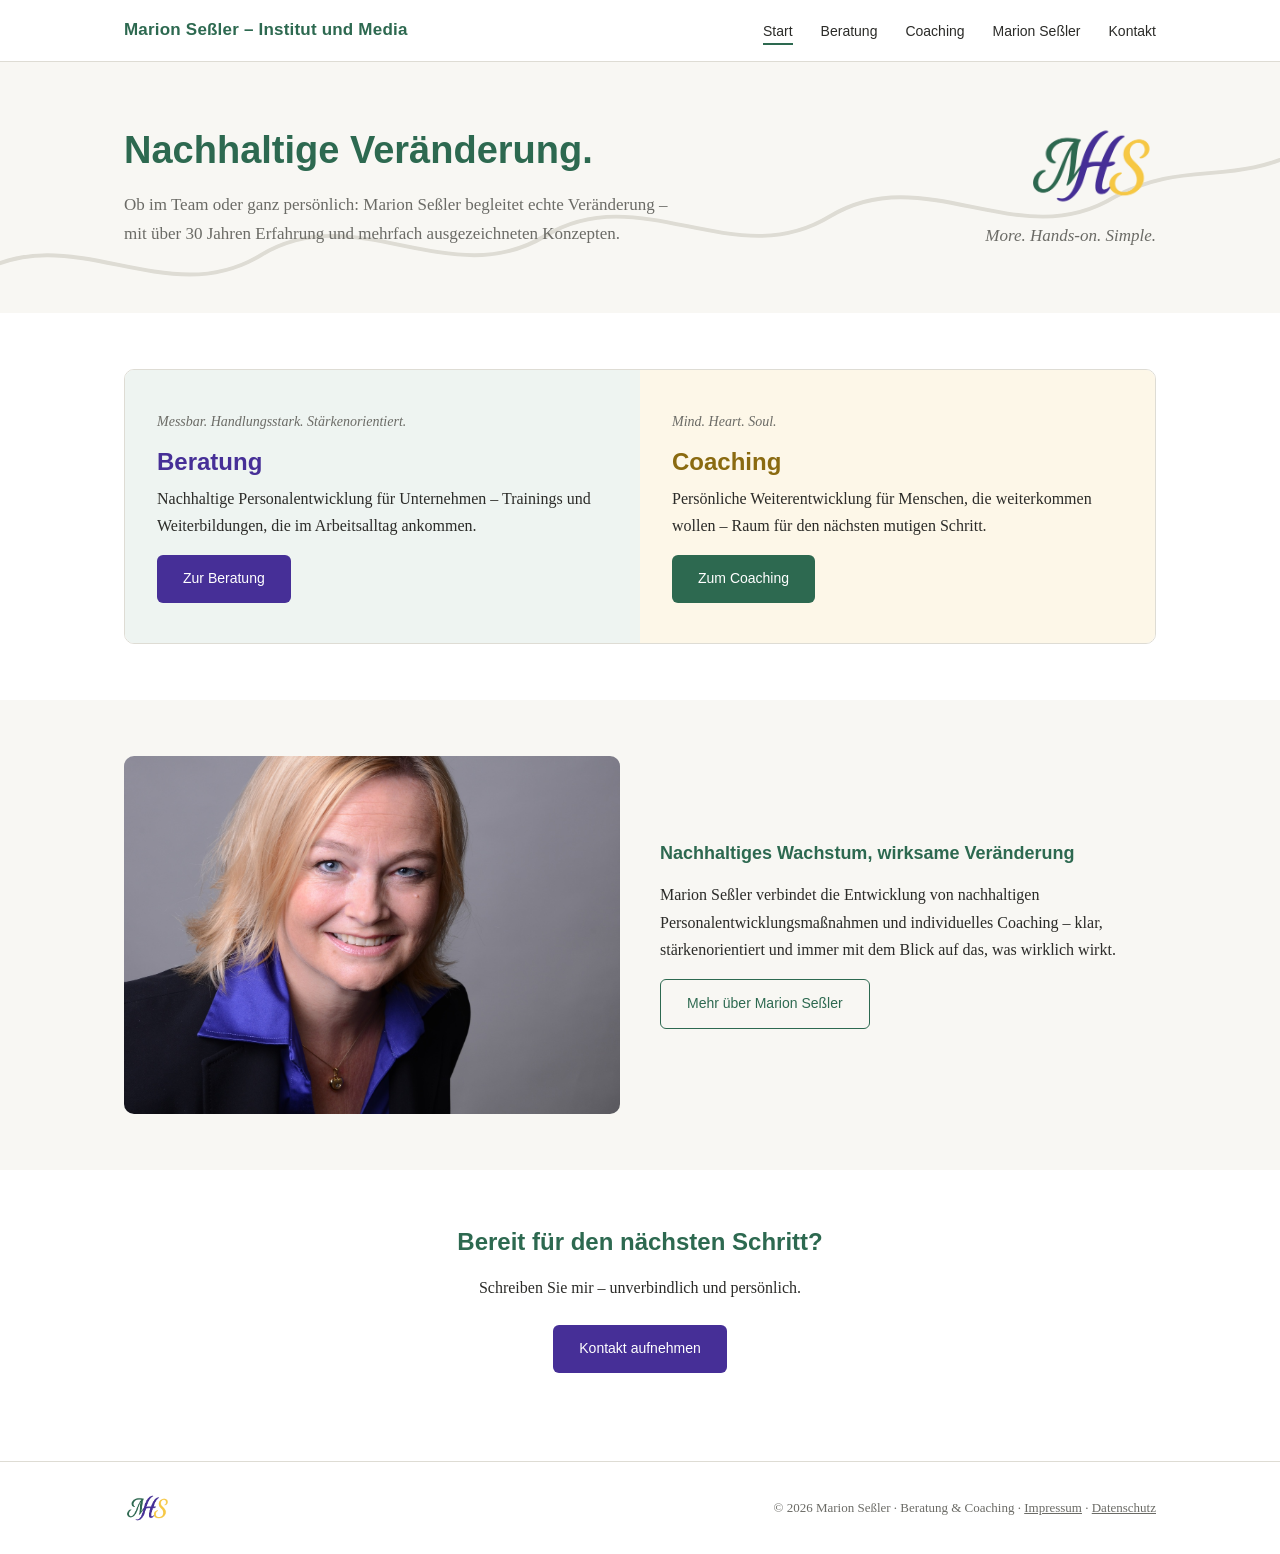
<file: index.html>
<!DOCTYPE html>
<html lang="de">
<head>
<meta charset="UTF-8">
<meta name="viewport" content="width=device-width, initial-scale=1.0">
<title>MHS – Marion Seßler | Beratung &amp; Coaching</title>
<link rel="icon" href="favicon.ico">
<link rel="apple-touch-icon" href="mhs-icon-180.png">
<link rel="stylesheet" href="style.css">
</head>
<body>

<header>
  <div class="header-inner">
    <a href="index.html" class="logo">Marion Seßler &ndash; Institut und Media</a>
    <button class="nav-toggle" aria-label="Menü öffnen" onclick="document.querySelector('nav ul').classList.toggle('open')"><span></span></button>
    <nav>
      <ul>
        <li><a href="index.html" class="active">Start</a></li>
        <li><a href="beratung.html">Beratung</a></li>
        <li><a href="coaching.html">Coaching</a></li>
        <li><a href="marion-sessler.html">Marion Seßler</a></li>
        <li><a href="kontakt.html">Kontakt</a></li>
      </ul>
    </nav>
  </div>
</header>

<section class="hero">
  <svg class="hero-wave" viewBox="0 0 1080 260" preserveAspectRatio="none">
    <path d="M -20 220 C 60 160, 140 260, 220 200 C 300 140, 380 240, 460 180 C 540 120, 620 220, 700 160 C 780 100, 860 200, 940 140 C 1000 100, 1040 130, 1100 90"
      fill="none" stroke="#DEDCD4" stroke-width="4"/>
  </svg>
  <div class="wrap hero-content" style="display:flex; justify-content:space-between; align-items:flex-start; gap:2rem; flex-wrap:wrap;">
    <div style="flex:1; min-width:280px;">
      <h1>Nachhaltige Veränderung.</h1>
      <p class="lead">Ob im Team oder ganz persönlich: Marion Seßler begleitet echte Veränderung – mit über 30 Jahren Erfahrung und mehrfach ausgezeichneten Konzepten.</p>
    </div>
    <div style="flex-shrink:0; text-align:right;">
      <img src="mhs-logo-freigestellt.png" alt="MHS Logo" style="height:80px;">
      <div class="subheadline" style="margin-top:0.5rem; font-size:17px;">More. Hands-on. Simple.</div>
    </div>
  </div>
</section>

<section>
  <div class="wrap">
    <div class="split">
      <div class="split-tile beratung">
        <span class="subheadline">Messbar. Handlungsstark. Stärkenorientiert.</span>
        <h2 style="color:var(--indigo);">Beratung</h2>
        <p>Nachhaltige Personalentwicklung für Unternehmen – Trainings und Weiterbildungen, die im Arbeitsalltag ankommen.</p>
        <a href="beratung.html" class="btn btn-indigo">Zur Beratung</a>
      </div>
      <div class="split-tile coaching">
        <span class="subheadline">Mind. Heart. Soul.</span>
        <h2 style="color:var(--gelb-dark);">Coaching</h2>
        <p>Persönliche Weiterentwicklung für Menschen, die weiterkommen wollen – Raum für den nächsten mutigen Schritt.</p>
        <a href="coaching.html" class="btn btn-gruen">Zum Coaching</a>
      </div>
    </div>
  </div>
</section>

<section class="alt">
  <div class="wrap grid-2">
    <div style="border-radius:var(--radius); overflow:hidden;">
      <img src="foto5-homepage.jpg" alt="Marion Seßler" style="width:100%; height:100%; object-fit:cover; display:block;">
    </div>
    <div>
      <h3>Nachhaltiges Wachstum, wirksame Veränderung</h3>
      <p>Marion Seßler verbindet die Entwicklung von nachhaltigen Personalentwicklungsmaßnahmen und individuelles Coaching – klar, stärkenorientiert und immer mit dem Blick auf das, was wirklich wirkt.</p>
      <a href="marion-sessler.html" class="btn btn-outline">Mehr über Marion Seßler</a>
    </div>
  </div>
</section>

<section>
  <div class="wrap" style="text-align:center;">
    <h2>Bereit für den nächsten Schritt?</h2>
    <p class="lead" style="margin:0 auto 1.5rem auto;">Schreiben Sie mir – unverbindlich und persönlich.</p>
    <a href="kontakt.html" class="btn btn-indigo">Kontakt aufnehmen</a>
  </div>
</section>

<footer>
  <div class="wrap footer-inner">
    <img src="mhs-logo-freigestellt.png" alt="MHS Logo" style="height:28px;">
    <span>© 2026 Marion Seßler · Beratung &amp; Coaching · <a href="impressum.html">Impressum</a> · <a href="datenschutz.html">Datenschutz</a></span>
  </div>
</footer>

</body>
</html>
</file>
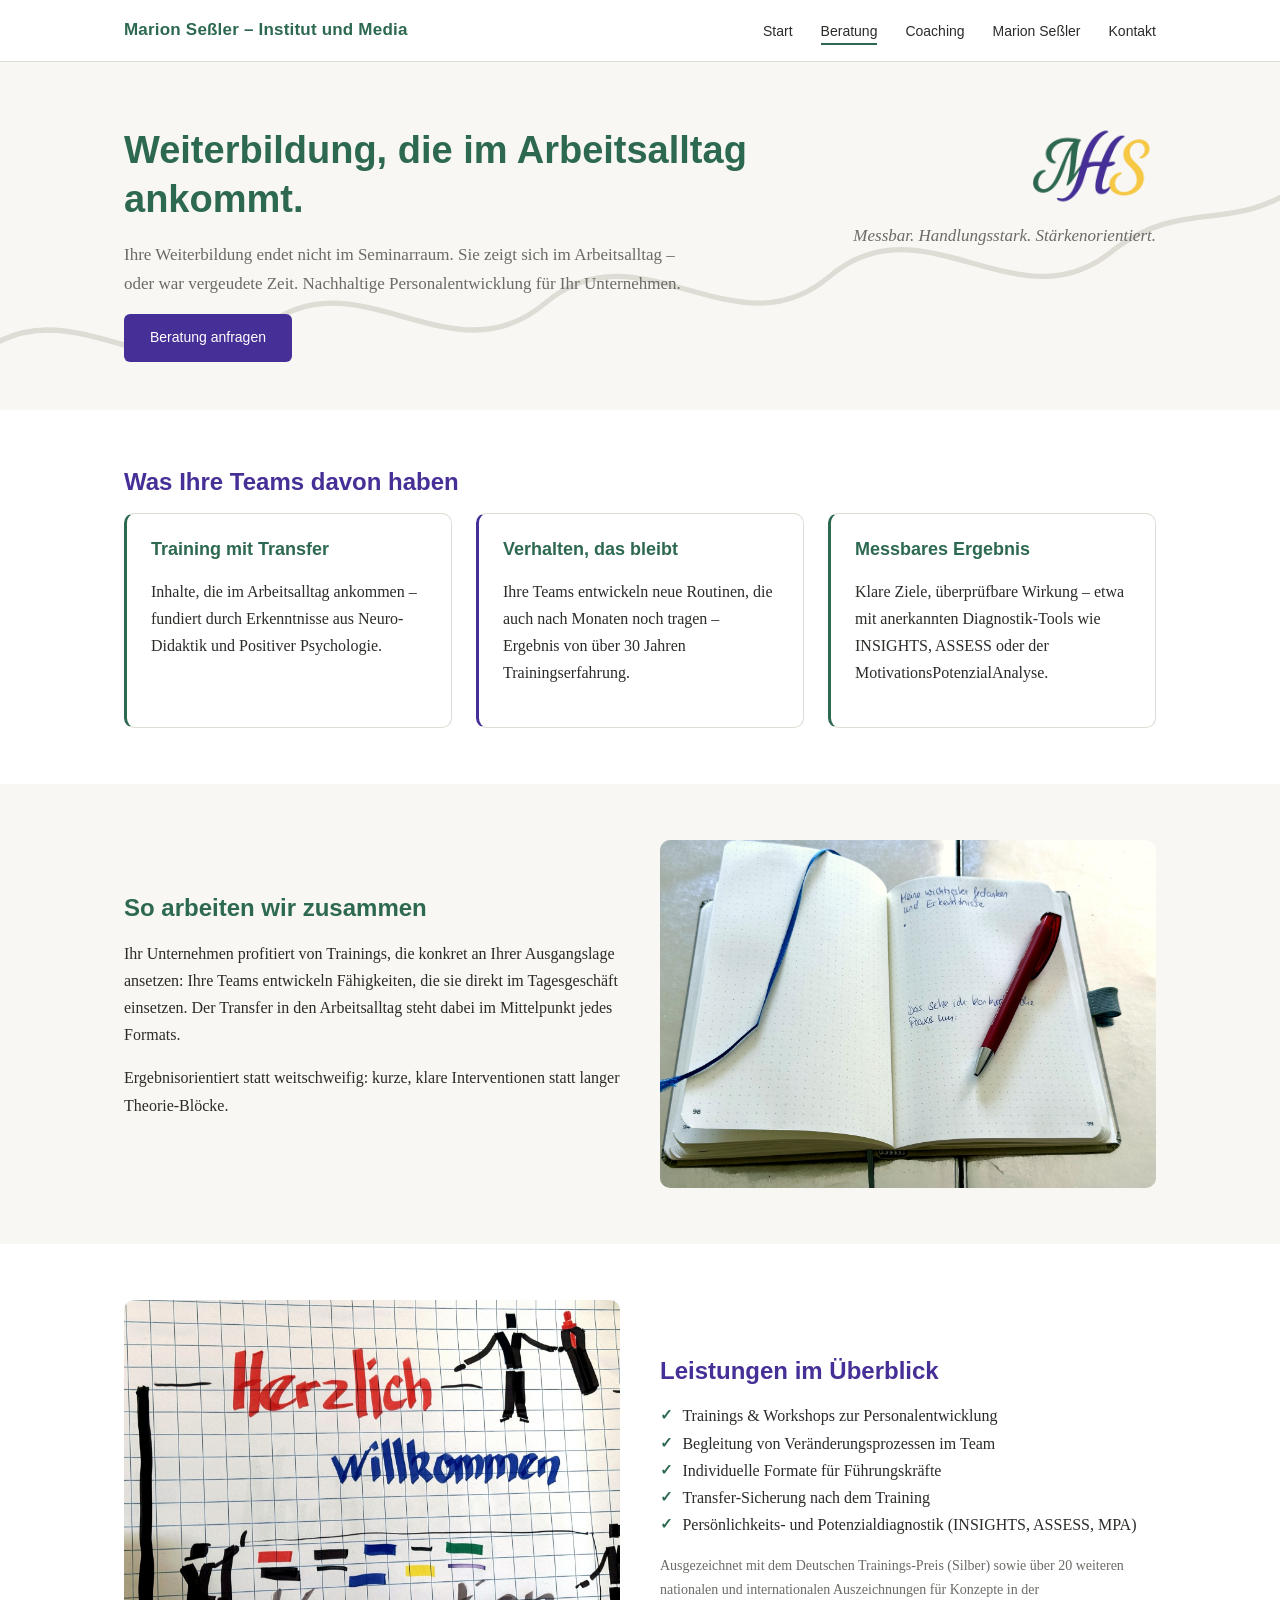
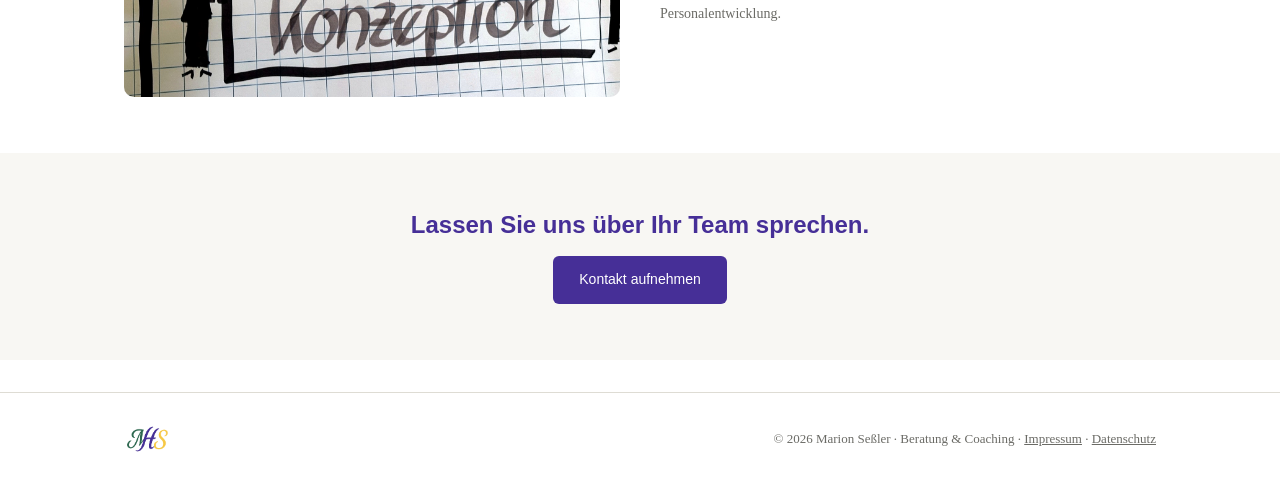
<file: beratung.html>
<!DOCTYPE html>
<html lang="de">
<head>
<meta charset="UTF-8">
<meta name="viewport" content="width=device-width, initial-scale=1.0">
<title>Beratung – MHS | Marion Seßler</title>
<link rel="icon" href="favicon.ico">
<link rel="apple-touch-icon" href="mhs-icon-180.png">
<link rel="stylesheet" href="style.css">
</head>
<body>

<header>
  <div class="header-inner">
    <a href="index.html" class="logo">Marion Seßler &ndash; Institut und Media</a>
    <button class="nav-toggle" aria-label="Menü öffnen" onclick="document.querySelector('nav ul').classList.toggle('open')"><span></span></button>
    <nav>
      <ul>
        <li><a href="index.html">Start</a></li>
        <li><a href="beratung.html" class="active">Beratung</a></li>
        <li><a href="coaching.html">Coaching</a></li>
        <li><a href="marion-sessler.html">Marion Seßler</a></li>
        <li><a href="kontakt.html">Kontakt</a></li>
      </ul>
    </nav>
  </div>
</header>

<section class="hero">
  <svg class="hero-wave" viewBox="0 0 1080 260" preserveAspectRatio="none">
    <path d="M -20 220 C 60 160, 140 260, 220 200 C 300 140, 380 240, 460 180 C 540 120, 620 220, 700 160 C 780 100, 860 200, 940 140 C 1000 100, 1040 130, 1100 90"
      fill="none" stroke="#DEDCD4" stroke-width="4"/>
  </svg>
  <div class="wrap hero-content" style="display:flex; justify-content:space-between; align-items:flex-start; gap:2rem; flex-wrap:wrap;">
    <div style="flex:1; min-width:280px;">
      <h1>Weiterbildung, die im Arbeitsalltag ankommt.</h1>
      <p class="lead">Ihre Weiterbildung endet nicht im Seminarraum. Sie zeigt sich im Arbeitsalltag – oder war vergeudete Zeit. Nachhaltige Personalentwicklung für Ihr Unternehmen.</p>
      <a href="kontakt.html" class="btn btn-indigo">Beratung anfragen</a>
    </div>
    <div style="flex-shrink:0; text-align:right;">
      <img src="mhs-logo-freigestellt.png" alt="MHS Logo" style="height:80px;">
      <div class="subheadline" style="margin-top:0.5rem; font-size:17px;">Messbar. Handlungsstark. Stärkenorientiert.</div>
    </div>
  </div>
</section>

<section>
  <div class="wrap">
    <h2 style="color:var(--indigo);">Was Ihre Teams davon haben</h2>
    <div class="grid-3">
      <div class="card accent-gruen">
        <h3>Training mit Transfer</h3>
        <p>Inhalte, die im Arbeitsalltag ankommen – fundiert durch Erkenntnisse aus Neuro-Didaktik und Positiver Psychologie.</p>
      </div>
      <div class="card accent-indigo">
        <h3>Verhalten, das bleibt</h3>
        <p>Ihre Teams entwickeln neue Routinen, die auch nach Monaten noch tragen – Ergebnis von über 30 Jahren Trainingserfahrung.</p>
      </div>
      <div class="card accent-gruen">
        <h3>Messbares Ergebnis</h3>
        <p>Klare Ziele, überprüfbare Wirkung – etwa mit anerkannten Diagnostik-Tools wie INSIGHTS, ASSESS oder der MotivationsPotenzialAnalyse.</p>
      </div>
    </div>
  </div>
</section>

<section class="alt">
  <div class="wrap grid-2">
    <div>
      <h2 style="color:var(--tannengruen);">So arbeiten wir zusammen</h2>
      <p>Ihr Unternehmen profitiert von Trainings, die konkret an Ihrer Ausgangslage ansetzen: Ihre Teams entwickeln Fähigkeiten, die sie direkt im Tagesgeschäft einsetzen. Der Transfer in den Arbeitsalltag steht dabei im Mittelpunkt jedes Formats.</p>
      <p>Ergebnisorientiert statt weitschweifig: kurze, klare Interventionen statt langer Theorie-Blöcke.</p>
    </div>
    <div>
      <img src="foto1-bearbeitet.jpg" alt="Notizbuch mit Handschrift" style="width:100%; border-radius:var(--radius); display:block;">
    </div>
  </div>
</section>

<section>
  <div class="wrap grid-2">
    <div>
      <img src="foto2-bearbeitet.jpg" alt="Flipchart Training Workshop" style="width:100%; border-radius:var(--radius); display:block;">
    </div>
    <div>
      <h2 style="color:var(--indigo);">Leistungen im Überblick</h2>
      <ul>
        <li>Trainings &amp; Workshops zur Personalentwicklung</li>
        <li>Begleitung von Veränderungsprozessen im Team</li>
        <li>Individuelle Formate für Führungskräfte</li>
        <li>Transfer-Sicherung nach dem Training</li>
        <li>Persönlichkeits- und Potenzialdiagnostik (INSIGHTS, ASSESS, MPA)</li>
      </ul>
      <p style="margin-top:1rem; font-size:14px; color:var(--text-muted);">Ausgezeichnet mit dem Deutschen Trainings-Preis (Silber) sowie über 20 weiteren nationalen und internationalen Auszeichnungen für Konzepte in der Personalentwicklung.</p>
    </div>
  </div>
</section>

<section class="alt" style="text-align:center;">
  <div class="wrap">
    <h2 style="color:var(--indigo);">Lassen Sie uns über Ihr Team sprechen.</h2>
    <a href="kontakt.html" class="btn btn-indigo">Kontakt aufnehmen</a>
  </div>
</section>

<footer>
  <div class="wrap footer-inner">
    <img src="mhs-logo-freigestellt.png" alt="MHS Logo" style="height:28px;">
    <span>© 2026 Marion Seßler · Beratung &amp; Coaching · <a href="impressum.html">Impressum</a> · <a href="datenschutz.html">Datenschutz</a></span>
  </div>
</footer>

</body>
</html>
</file>
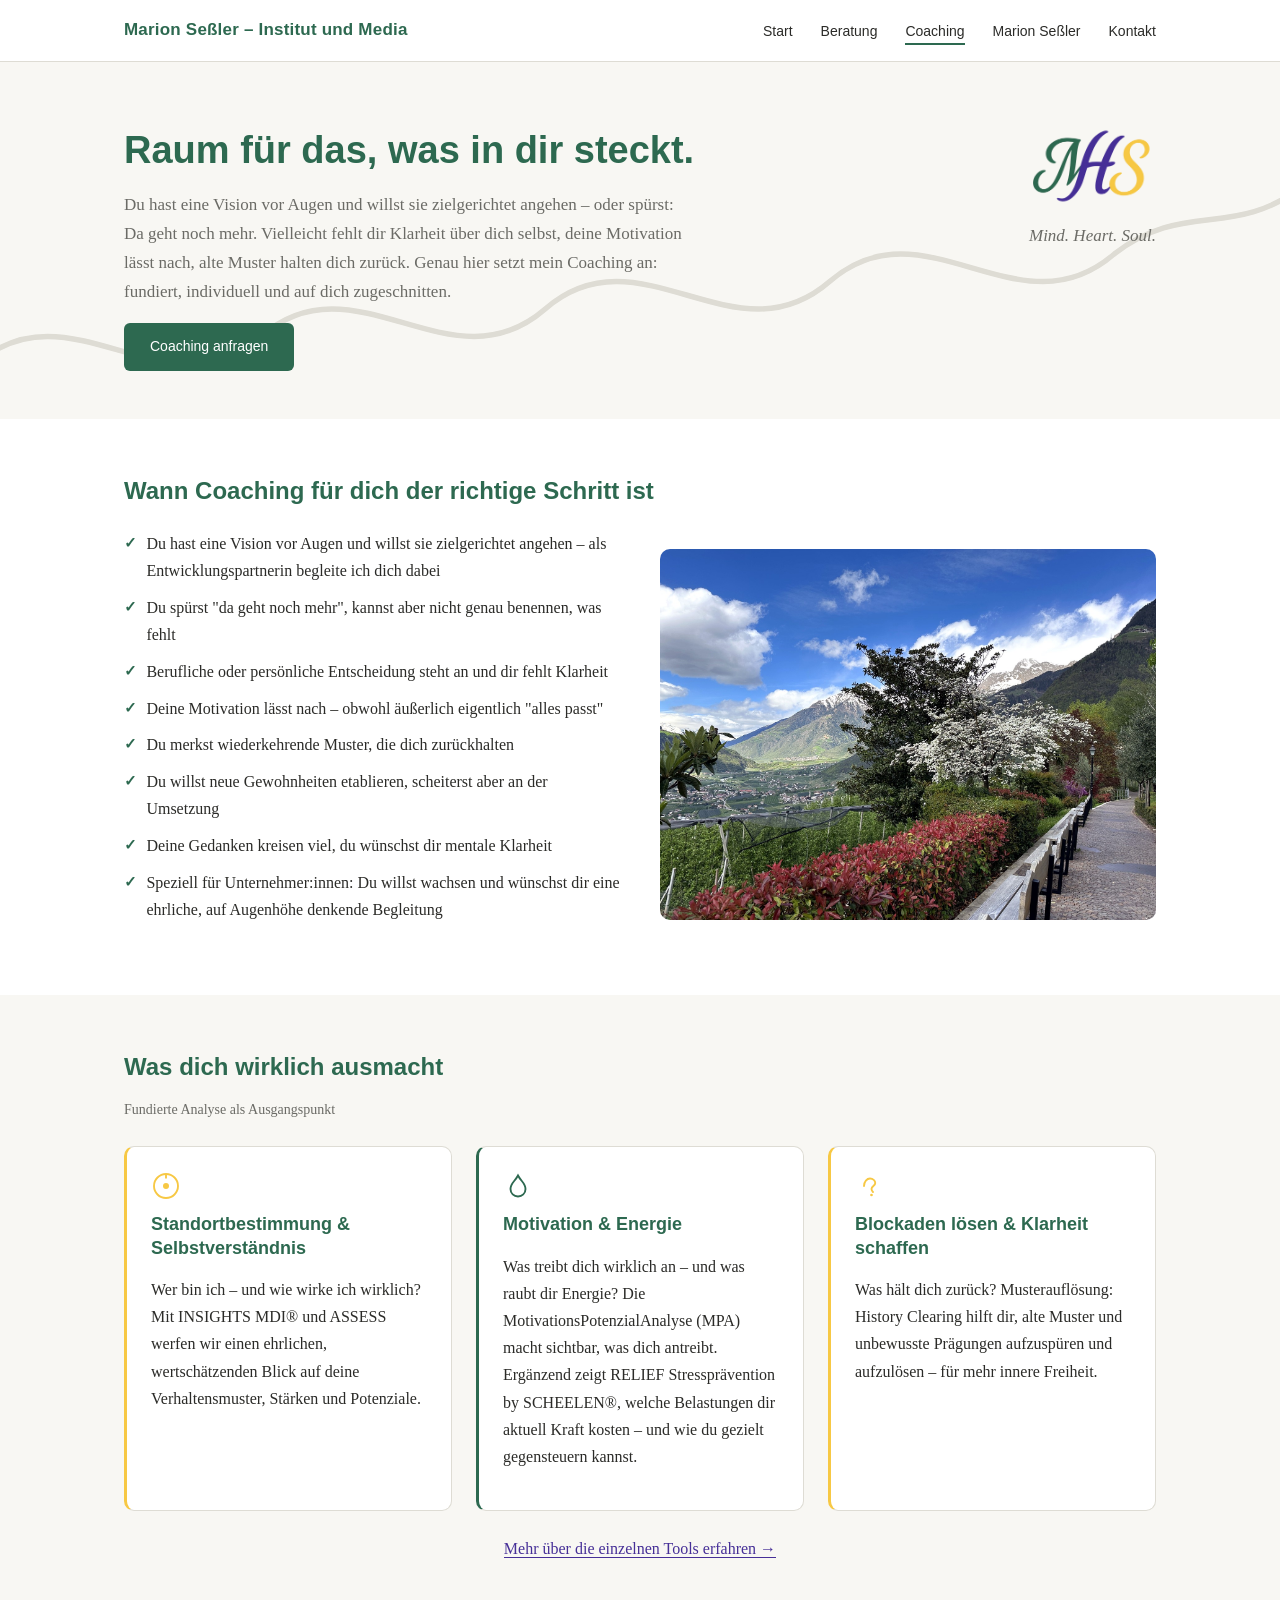
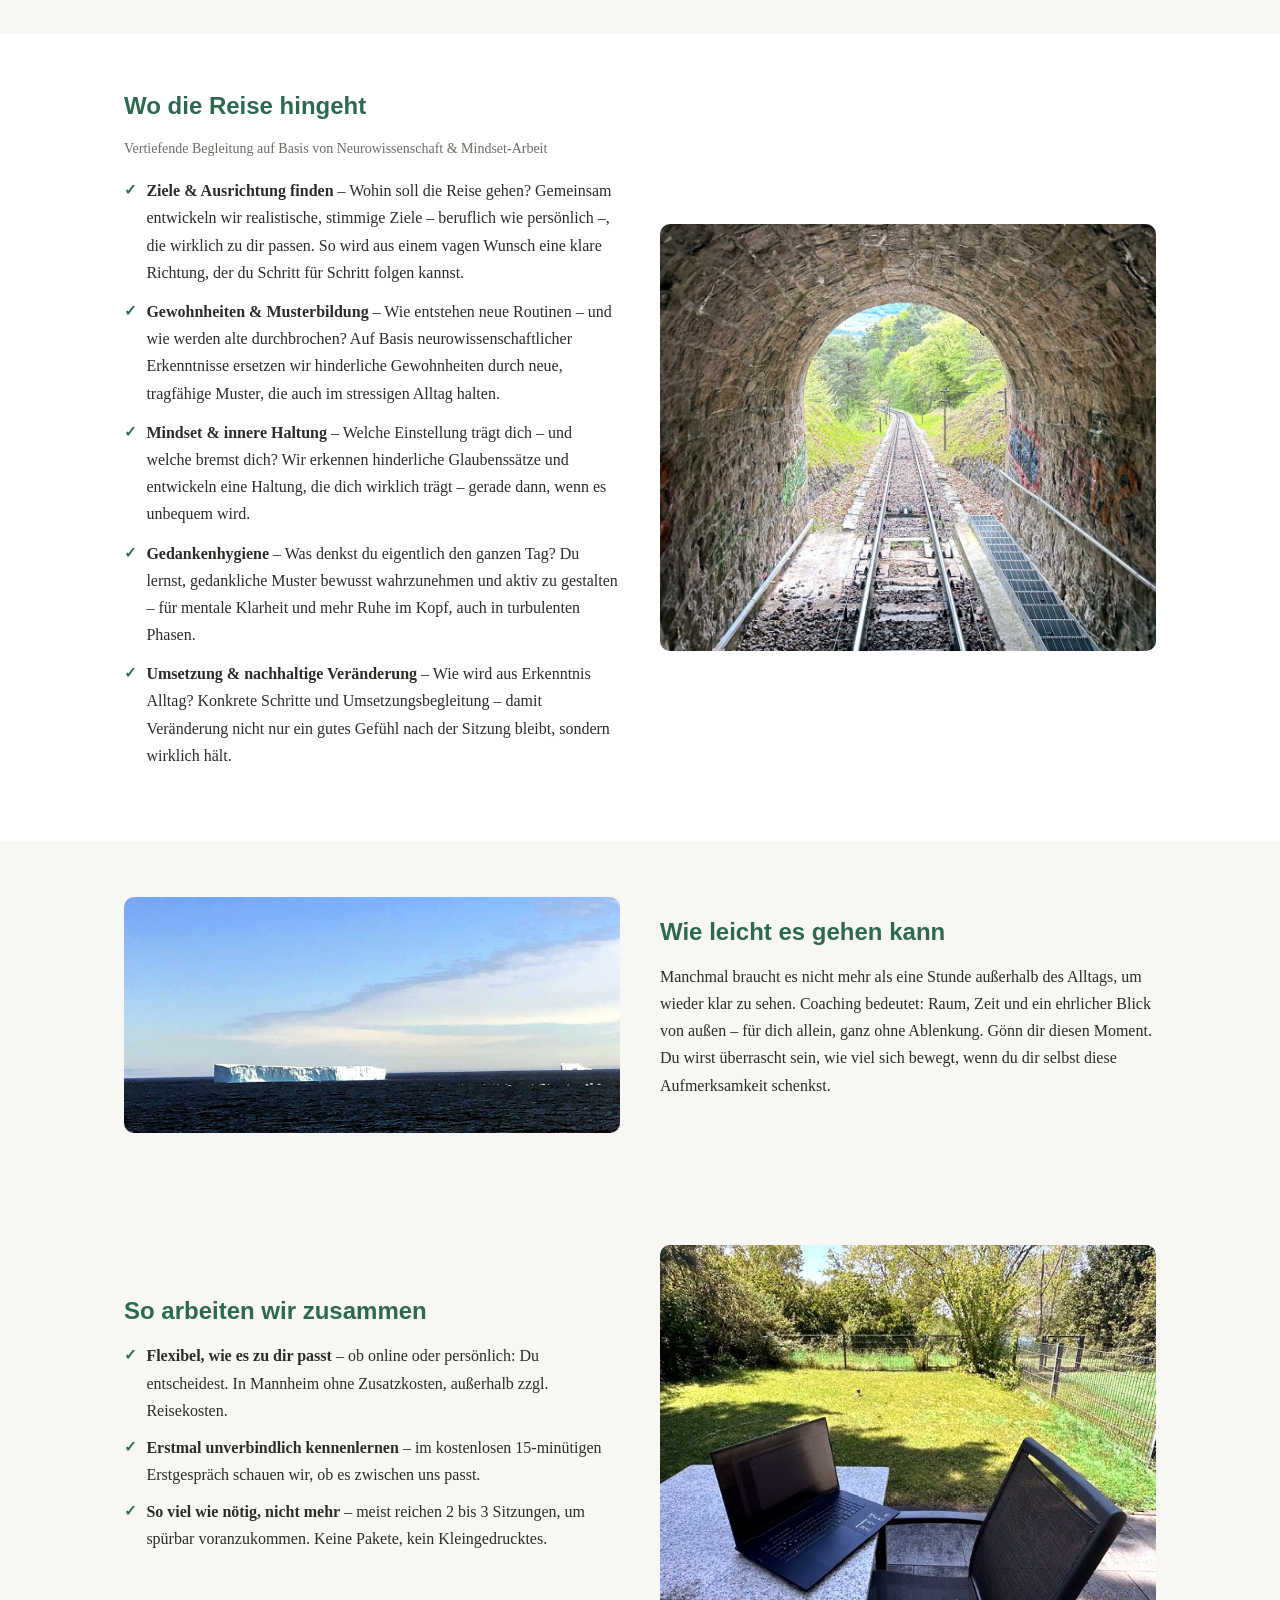
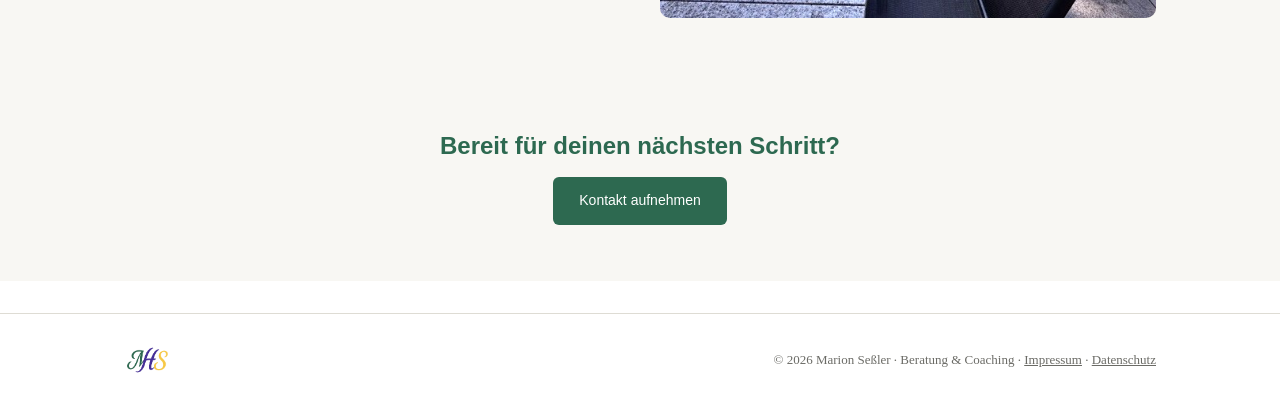
<file: coaching.html>
<!DOCTYPE html>
<html lang="de">
<head>
<meta charset="UTF-8">
<meta name="viewport" content="width=device-width, initial-scale=1.0">
<title>Coaching – MHS | Marion Seßler</title>
<link rel="icon" href="favicon.ico">
<link rel="apple-touch-icon" href="mhs-icon-180.png">
<link rel="stylesheet" href="style.css">
</head>
<body>

<header>
  <div class="header-inner">
    <a href="index.html" class="logo">Marion Seßler &ndash; Institut und Media</a>
    <button class="nav-toggle" aria-label="Menü öffnen" onclick="document.querySelector('nav ul').classList.toggle('open')"><span></span></button>
    <nav>
      <ul>
        <li><a href="index.html">Start</a></li>
        <li><a href="beratung.html">Beratung</a></li>
        <li><a href="coaching.html" class="active">Coaching</a></li>
        <li><a href="marion-sessler.html">Marion Seßler</a></li>
        <li><a href="kontakt.html">Kontakt</a></li>
      </ul>
    </nav>
  </div>
</header>

<section class="hero">
  <svg class="hero-wave" viewBox="0 0 1080 260" preserveAspectRatio="none">
    <path d="M -20 220 C 60 160, 140 260, 220 200 C 300 140, 380 240, 460 180 C 540 120, 620 220, 700 160 C 780 100, 860 200, 940 140 C 1000 100, 1040 130, 1100 90"
      fill="none" stroke="#DEDCD4" stroke-width="4"/>
  </svg>
  <div class="wrap hero-content" style="display:flex; justify-content:space-between; align-items:flex-start; gap:2rem; flex-wrap:wrap;">
    <div style="flex:1; min-width:280px;">
      <h1>Raum für das, was in dir steckt.</h1>
      <p class="lead">Du hast eine Vision vor Augen und willst sie zielgerichtet angehen – oder spürst: Da geht noch mehr. Vielleicht fehlt dir Klarheit über dich selbst, deine Motivation lässt nach, alte Muster halten dich zurück. Genau hier setzt mein Coaching an: fundiert, individuell und auf dich zugeschnitten.</p>
      <a href="kontakt.html" class="btn btn-gruen">Coaching anfragen</a>
    </div>
    <div style="flex-shrink:0; text-align:right;">
      <img src="mhs-logo-freigestellt.png" alt="MHS Logo" style="height:80px;">
      <div class="subheadline" style="margin-top:0.5rem; font-size:17px;">Mind. Heart. Soul.</div>
    </div>
  </div>
</section>

<section>
  <h2 class="wrap" style="margin-bottom:1.5rem;">Wann Coaching für dich der richtige Schritt ist</h2>
  <div class="wrap grid-2">
    <div>
      <ul>
        <li style="margin-bottom:0.6rem;">Du hast eine Vision vor Augen und willst sie zielgerichtet angehen – als Entwicklungspartnerin begleite ich dich dabei</li>
        <li style="margin-bottom:0.6rem;">Du spürst "da geht noch mehr", kannst aber nicht genau benennen, was fehlt</li>
        <li style="margin-bottom:0.6rem;">Berufliche oder persönliche Entscheidung steht an und dir fehlt Klarheit</li>
        <li style="margin-bottom:0.6rem;">Deine Motivation lässt nach – obwohl äußerlich eigentlich "alles passt"</li>
        <li style="margin-bottom:0.6rem;">Du merkst wiederkehrende Muster, die dich zurückhalten</li>
        <li style="margin-bottom:0.6rem;">Du willst neue Gewohnheiten etablieren, scheiterst aber an der Umsetzung</li>
        <li style="margin-bottom:0.6rem;">Deine Gedanken kreisen viel, du wünschst dir mentale Klarheit</li>
        <li>Speziell für Unternehmer:innen: Du willst wachsen und wünschst dir eine ehrliche, auf Augenhöhe denkende Begleitung</li>
      </ul>
    </div>
    <div>
      <img src="foto3-bearbeitet.jpg" alt="Bergtal mit blühendem Baum" style="width:100%; border-radius:var(--radius); display:block;">
    </div>
  </div>
</section>

<section class="alt">
  <div class="wrap">
    <h2>Was dich wirklich ausmacht</h2>
    <p style="font-size:14px; color:var(--text-muted); margin-bottom:1.5rem;">Fundierte Analyse als Ausgangspunkt</p>
    <div class="grid-3">
      <div class="card accent-gelb">
        <svg viewBox="0 0 40 40" style="width:30px;height:30px;display:block;margin-bottom:0.75rem;" fill="none" xmlns="http://www.w3.org/2000/svg">
          <circle cx="20" cy="20" r="16" stroke="#F7C844" stroke-width="2.5"/>
          <circle cx="20" cy="20" r="4" fill="#F7C844"/>
          <line x1="20" y1="4" x2="20" y2="10" stroke="#F7C844" stroke-width="2.5"/>
        </svg>
        <h3>Standortbestimmung &amp; Selbstverständnis</h3>
        <p>Wer bin ich – und wie wirke ich wirklich? Mit INSIGHTS MDI® und ASSESS werfen wir einen ehrlichen, wertschätzenden Blick auf deine Verhaltensmuster, Stärken und Potenziale.</p>
      </div>
      <div class="card accent-gruen">
        <svg viewBox="0 0 40 40" style="width:30px;height:30px;display:block;margin-bottom:0.75rem;" fill="none" xmlns="http://www.w3.org/2000/svg">
          <path d="M20 6 C24 14 30 16 30 24 C30 30 25.5 34 20 34 C14.5 34 10 30 10 24 C10 16 16 14 20 6Z" stroke="#2D6950" stroke-width="2.5"/>
        </svg>
        <h3>Motivation &amp; Energie</h3>
        <p>Was treibt dich wirklich an – und was raubt dir Energie? Die MotivationsPotenzialAnalyse (MPA) macht sichtbar, was dich antreibt. Ergänzend zeigt RELIEF Stressprävention by SCHEELEN®, welche Belastungen dir aktuell Kraft kosten – und wie du gezielt gegensteuern kannst.</p>
      </div>
      <div class="card accent-gelb">
        <svg viewBox="0 0 40 40" style="width:30px;height:30px;display:block;margin-bottom:0.75rem;" fill="none" xmlns="http://www.w3.org/2000/svg">
          <path d="M12 20 C12 14 16 10 20 10 C24 10 27 13 27 16 C27 20 22 20 22 24 C22 26 23 27 24 28" stroke="#F7C844" stroke-width="2.5" stroke-linecap="round"/>
          <circle cx="22" cy="32" r="1.8" fill="#F7C844"/>
        </svg>
        <h3>Blockaden lösen &amp; Klarheit schaffen</h3>
        <p>Was hält dich zurück? Musterauflösung: History Clearing hilft dir, alte Muster und unbewusste Prägungen aufzuspüren und aufzulösen – für mehr innere Freiheit.</p>
      </div>
    </div>
    <p style="text-align:center; margin-top:1.5rem;">
      <a href="tools.html" style="color:var(--indigo); font-weight:500; text-decoration:none; border-bottom:1px solid var(--indigo);">Mehr über die einzelnen Tools erfahren →</a>
    </p>
  </div>
</section>

<section>
  <div class="wrap grid-2">
    <div>
      <h2>Wo die Reise hingeht</h2>
      <p style="font-size:14px; color:var(--text-muted); margin-bottom:1rem;">Vertiefende Begleitung auf Basis von Neurowissenschaft &amp; Mindset-Arbeit</p>
      <ul>
        <li style="margin-bottom:0.75rem;"><strong>Ziele &amp; Ausrichtung finden</strong> – Wohin soll die Reise gehen? Gemeinsam entwickeln wir realistische, stimmige Ziele – beruflich wie persönlich –, die wirklich zu dir passen. So wird aus einem vagen Wunsch eine klare Richtung, der du Schritt für Schritt folgen kannst.</li>
        <li style="margin-bottom:0.75rem;"><strong>Gewohnheiten &amp; Musterbildung</strong> – Wie entstehen neue Routinen – und wie werden alte durchbrochen? Auf Basis neurowissenschaftlicher Erkenntnisse ersetzen wir hinderliche Gewohnheiten durch neue, tragfähige Muster, die auch im stressigen Alltag halten.</li>
        <li style="margin-bottom:0.75rem;"><strong>Mindset &amp; innere Haltung</strong> – Welche Einstellung trägt dich – und welche bremst dich? Wir erkennen hinderliche Glaubenssätze und entwickeln eine Haltung, die dich wirklich trägt – gerade dann, wenn es unbequem wird.</li>
        <li style="margin-bottom:0.75rem;"><strong>Gedankenhygiene</strong> – Was denkst du eigentlich den ganzen Tag? Du lernst, gedankliche Muster bewusst wahrzunehmen und aktiv zu gestalten – für mentale Klarheit und mehr Ruhe im Kopf, auch in turbulenten Phasen.</li>
        <li><strong>Umsetzung &amp; nachhaltige Veränderung</strong> – Wie wird aus Erkenntnis Alltag? Konkrete Schritte und Umsetzungsbegleitung – damit Veränderung nicht nur ein gutes Gefühl nach der Sitzung bleibt, sondern wirklich hält.</li>
      </ul>
    </div>
    <div>
      <img src="foto7-tunnel.jpg" alt="Bahngleise durch einen Tunnel" style="width:100%; border-radius:var(--radius); display:block;">
    </div>
  </div>
</section>

<section class="alt">
  <div class="wrap grid-2">
    <div>
      <img src="foto4-bearbeitet.jpg" alt="Weiter Horizont am Meer" style="width:100%; border-radius:var(--radius); display:block;">
    </div>
    <div>
      <h2>Wie leicht es gehen kann</h2>
      <p>Manchmal braucht es nicht mehr als eine Stunde außerhalb des Alltags, um wieder klar zu sehen. Coaching bedeutet: Raum, Zeit und ein ehrlicher Blick von außen – für dich allein, ganz ohne Ablenkung. Gönn dir diesen Moment. Du wirst überrascht sein, wie viel sich bewegt, wenn du dir selbst diese Aufmerksamkeit schenkst.</p>
    </div>
  </div>
</section>

<section class="alt">
  <div class="wrap grid-2">
    <div>
      <h2>So arbeiten wir zusammen</h2>
      <ul>
        <li style="margin-bottom:0.6rem;"><strong>Flexibel, wie es zu dir passt</strong> – ob online oder persönlich: Du entscheidest. In Mannheim ohne Zusatzkosten, außerhalb zzgl. Reisekosten.</li>
        <li style="margin-bottom:0.6rem;"><strong>Erstmal unverbindlich kennenlernen</strong> – im kostenlosen 15-minütigen Erstgespräch schauen wir, ob es zwischen uns passt.</li>
        <li><strong>So viel wie nötig, nicht mehr</strong> – meist reichen 2 bis 3 Sitzungen, um spürbar voranzukommen. Keine Pakete, kein Kleingedrucktes.</li>
      </ul>
    </div>
    <div>
      <img src="foto6-bearbeitet.jpg" alt="Laptop auf Gartentisch" style="width:100%; border-radius:var(--radius); display:block;">
    </div>
  </div>
</section>

<section class="alt" style="text-align:center;">
  <div class="wrap">
    <h2>Bereit für deinen nächsten Schritt?</h2>
    <a href="kontakt.html" class="btn btn-gruen">Kontakt aufnehmen</a>
  </div>
</section>

<footer>
  <div class="wrap footer-inner">
    <img src="mhs-logo-freigestellt.png" alt="MHS Logo" style="height:28px;">
    <span>© 2026 Marion Seßler · Beratung &amp; Coaching · <a href="impressum.html">Impressum</a> · <a href="datenschutz.html">Datenschutz</a></span>
  </div>
</footer>

</body>
</html>
</file>
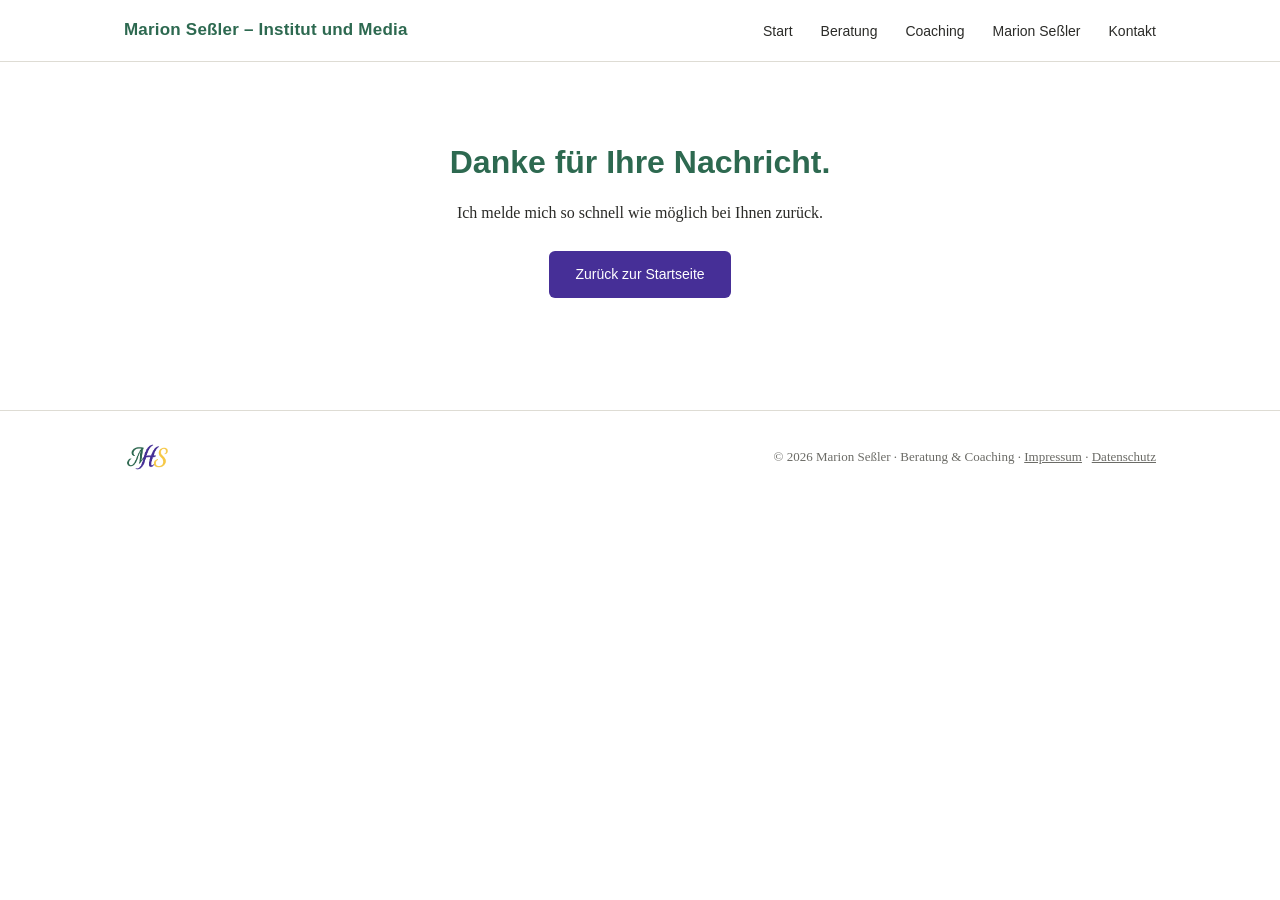
<file: danke.html>
<!DOCTYPE html>
<html lang="de">
<head>
<meta charset="UTF-8">
<meta name="viewport" content="width=device-width, initial-scale=1.0">
<title>Danke – MHS | Marion Seßler</title>
<link rel="icon" href="favicon.ico">
<link rel="apple-touch-icon" href="mhs-icon-180.png">
<link rel="stylesheet" href="style.css">
</head>
<body>

<header>
  <div class="header-inner">
    <a href="index.html" class="logo">Marion Seßler &ndash; Institut und Media</a>
    <button class="nav-toggle" aria-label="Menü öffnen" onclick="document.querySelector('nav ul').classList.toggle('open')"><span></span></button>
    <nav>
      <ul>
        <li><a href="index.html">Start</a></li>
        <li><a href="beratung.html">Beratung</a></li>
        <li><a href="coaching.html">Coaching</a></li>
        <li><a href="marion-sessler.html">Marion Seßler</a></li>
        <li><a href="kontakt.html">Kontakt</a></li>
      </ul>
    </nav>
  </div>
</header>

<section style="text-align:center; padding:5rem 0;">
  <div class="wrap">
    <h1>Danke für Ihre Nachricht.</h1>
    <p class="lead" style="margin:0 auto 1.5rem auto;">Ich melde mich so schnell wie möglich bei Ihnen zurück.</p>
    <a href="index.html" class="btn btn-indigo">Zurück zur Startseite</a>
  </div>
</section>

<footer>
  <div class="wrap footer-inner">
    <img src="mhs-logo-freigestellt.png" alt="MHS Logo" style="height:28px;">
    <span>© 2026 Marion Seßler · Beratung &amp; Coaching · <a href="impressum.html">Impressum</a> · <a href="datenschutz.html">Datenschutz</a></span>
  </div>
</footer>

</body>
</html>
</file>
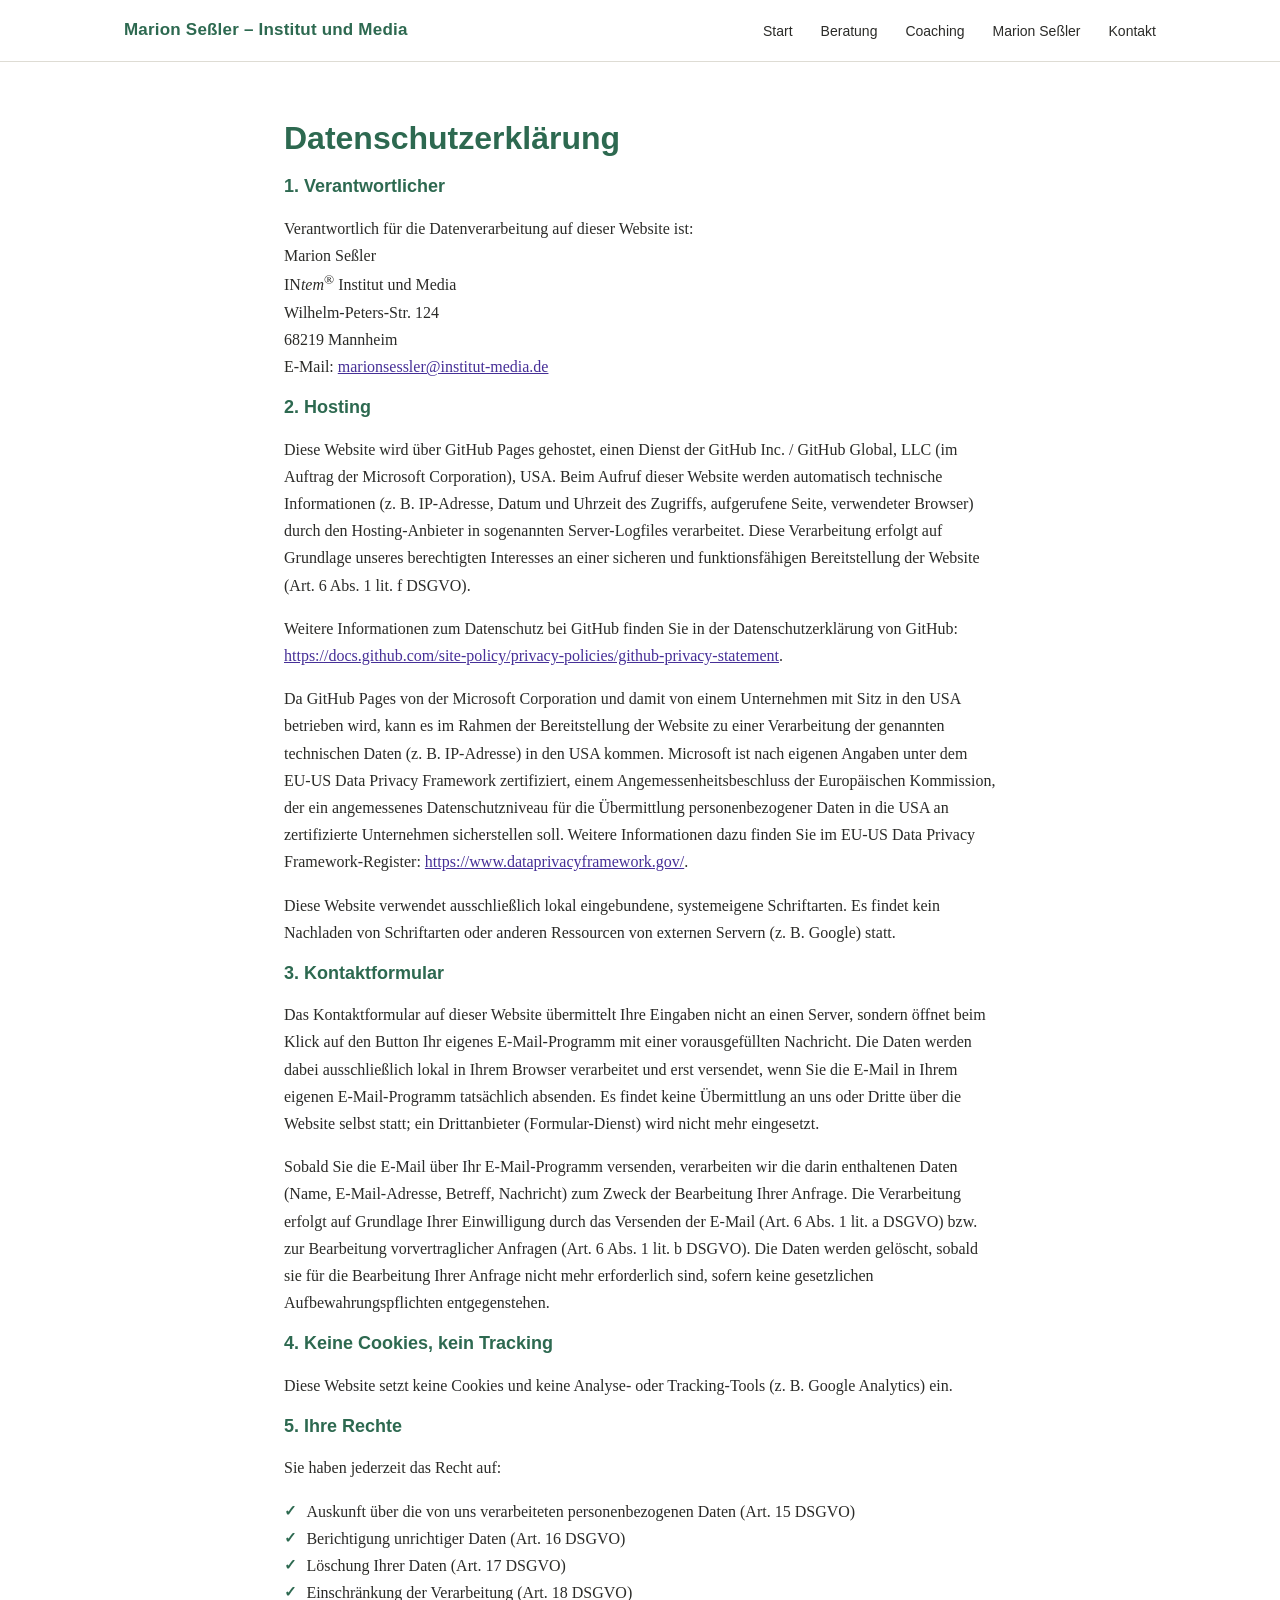
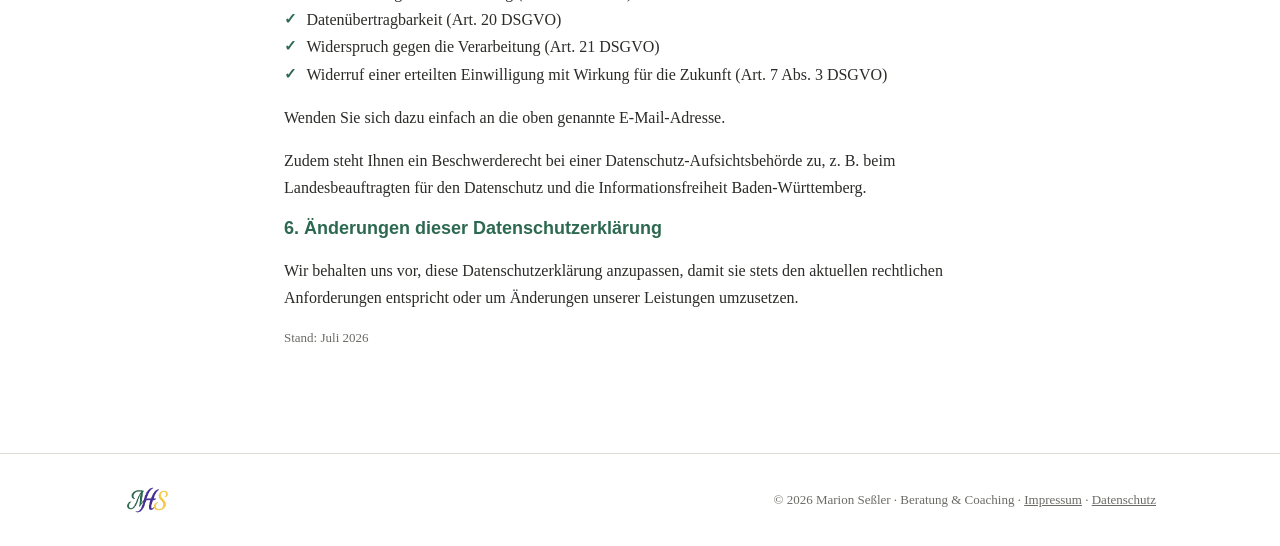
<file: datenschutz.html>
<!DOCTYPE html>
<html lang="de">
<head>
<meta charset="UTF-8">
<meta name="viewport" content="width=device-width, initial-scale=1.0">
<title>Datenschutzerklärung – MHS | Marion Seßler</title>
<link rel="icon" href="favicon.ico">
<link rel="apple-touch-icon" href="mhs-icon-180.png">
<link rel="stylesheet" href="style.css">
</head>
<body>

<header>
  <div class="header-inner">
    <a href="index.html" class="logo">Marion Seßler &ndash; Institut und Media</a>
    <button class="nav-toggle" aria-label="Menü öffnen" onclick="document.querySelector('nav ul').classList.toggle('open')"><span></span></button>
    <nav>
      <ul>
        <li><a href="index.html">Start</a></li>
        <li><a href="beratung.html">Beratung</a></li>
        <li><a href="coaching.html">Coaching</a></li>
        <li><a href="marion-sessler.html">Marion Seßler</a></li>
        <li><a href="kontakt.html">Kontakt</a></li>
      </ul>
    </nav>
  </div>
</header>

<section>
  <div class="wrap" style="max-width:760px;">
    <h1>Datenschutzerklärung</h1>

    <h3>1. Verantwortlicher</h3>
    <p>
      Verantwortlich für die Datenverarbeitung auf dieser Website ist:<br>
      Marion Seßler<br>
      IN<i>tem</i><sup>&reg;</sup> Institut und Media<br>
      Wilhelm-Peters-Str. 124<br>
      68219 Mannheim<br>
      E-Mail: <a href="mailto:marionsessler@institut-media.de" style="color:var(--indigo);">marionsessler@institut-media.de</a>
    </p>

    <h3>2. Hosting</h3>
    <p>
      Diese Website wird über GitHub Pages gehostet, einen Dienst der GitHub Inc. / GitHub Global, LLC (im Auftrag der Microsoft Corporation), USA. Beim Aufruf dieser Website werden automatisch technische Informationen (z. B. IP-Adresse, Datum und Uhrzeit des Zugriffs, aufgerufene Seite, verwendeter Browser) durch den Hosting-Anbieter in sogenannten Server-Logfiles verarbeitet. Diese Verarbeitung erfolgt auf Grundlage unseres berechtigten Interesses an einer sicheren und funktionsfähigen Bereitstellung der Website (Art. 6 Abs. 1 lit. f DSGVO).
    </p>
    <p>
      Weitere Informationen zum Datenschutz bei GitHub finden Sie in der Datenschutzerklärung von GitHub: <a href="https://docs.github.com/site-policy/privacy-policies/github-privacy-statement" style="color:var(--indigo);" target="_blank" rel="noopener">https://docs.github.com/site-policy/privacy-policies/github-privacy-statement</a>.
    </p>
    <p>
      Da GitHub Pages von der Microsoft Corporation und damit von einem Unternehmen mit Sitz in den USA betrieben wird, kann es im Rahmen der Bereitstellung der Website zu einer Verarbeitung der genannten technischen Daten (z. B. IP-Adresse) in den USA kommen. Microsoft ist nach eigenen Angaben unter dem EU-US Data Privacy Framework zertifiziert, einem Angemessenheitsbeschluss der Europäischen Kommission, der ein angemessenes Datenschutzniveau für die Übermittlung personenbezogener Daten in die USA an zertifizierte Unternehmen sicherstellen soll. Weitere Informationen dazu finden Sie im EU-US Data Privacy Framework-Register: <a href="https://www.dataprivacyframework.gov/" style="color:var(--indigo);" target="_blank" rel="noopener">https://www.dataprivacyframework.gov/</a>.
    </p>
    <p>
      Diese Website verwendet ausschließlich lokal eingebundene, systemeigene Schriftarten. Es findet kein Nachladen von Schriftarten oder anderen Ressourcen von externen Servern (z. B. Google) statt.
    </p>

    <h3>3. Kontaktformular</h3>
    <p>
      Das Kontaktformular auf dieser Website übermittelt Ihre Eingaben nicht an einen Server, sondern öffnet beim Klick auf den Button Ihr eigenes E-Mail-Programm mit einer vorausgefüllten Nachricht. Die Daten werden dabei ausschließlich lokal in Ihrem Browser verarbeitet und erst versendet, wenn Sie die E-Mail in Ihrem eigenen E-Mail-Programm tatsächlich absenden. Es findet keine Übermittlung an uns oder Dritte über die Website selbst statt; ein Drittanbieter (Formular-Dienst) wird nicht mehr eingesetzt.
    </p>
    <p>
      Sobald Sie die E-Mail über Ihr E-Mail-Programm versenden, verarbeiten wir die darin enthaltenen Daten (Name, E-Mail-Adresse, Betreff, Nachricht) zum Zweck der Bearbeitung Ihrer Anfrage. Die Verarbeitung erfolgt auf Grundlage Ihrer Einwilligung durch das Versenden der E-Mail (Art. 6 Abs. 1 lit. a DSGVO) bzw. zur Bearbeitung vorvertraglicher Anfragen (Art. 6 Abs. 1 lit. b DSGVO). Die Daten werden gelöscht, sobald sie für die Bearbeitung Ihrer Anfrage nicht mehr erforderlich sind, sofern keine gesetzlichen Aufbewahrungspflichten entgegenstehen.
    </p>

    <h3>4. Keine Cookies, kein Tracking</h3>
    <p>
      Diese Website setzt keine Cookies und keine Analyse- oder Tracking-Tools (z. B. Google Analytics) ein.
    </p>

    <h3>5. Ihre Rechte</h3>
    <p>
      Sie haben jederzeit das Recht auf:
    </p>
    <ul>
      <li>Auskunft über die von uns verarbeiteten personenbezogenen Daten (Art. 15 DSGVO)</li>
      <li>Berichtigung unrichtiger Daten (Art. 16 DSGVO)</li>
      <li>Löschung Ihrer Daten (Art. 17 DSGVO)</li>
      <li>Einschränkung der Verarbeitung (Art. 18 DSGVO)</li>
      <li>Datenübertragbarkeit (Art. 20 DSGVO)</li>
      <li>Widerspruch gegen die Verarbeitung (Art. 21 DSGVO)</li>
      <li>Widerruf einer erteilten Einwilligung mit Wirkung für die Zukunft (Art. 7 Abs. 3 DSGVO)</li>
    </ul>
    <p>
      Wenden Sie sich dazu einfach an die oben genannte E-Mail-Adresse.
    </p>
    <p>
      Zudem steht Ihnen ein Beschwerderecht bei einer Datenschutz-Aufsichtsbehörde zu, z. B. beim Landesbeauftragten für den Datenschutz und die Informationsfreiheit Baden-Württemberg.
    </p>

    <h3>6. Änderungen dieser Datenschutzerklärung</h3>
    <p>
      Wir behalten uns vor, diese Datenschutzerklärung anzupassen, damit sie stets den aktuellen rechtlichen Anforderungen entspricht oder um Änderungen unserer Leistungen umzusetzen.
    </p>
    <p style="color:var(--text-muted); font-size:13px;">Stand: Juli 2026</p>
  </div>
</section>

<footer>
  <div class="wrap footer-inner">
    <img src="mhs-logo-freigestellt.png" alt="MHS Logo" style="height:28px;">
    <span>© 2026 Marion Seßler · Beratung &amp; Coaching · <a href="impressum.html">Impressum</a> · <a href="datenschutz.html">Datenschutz</a></span>
  </div>
</footer>

</body>
</html>
</file>
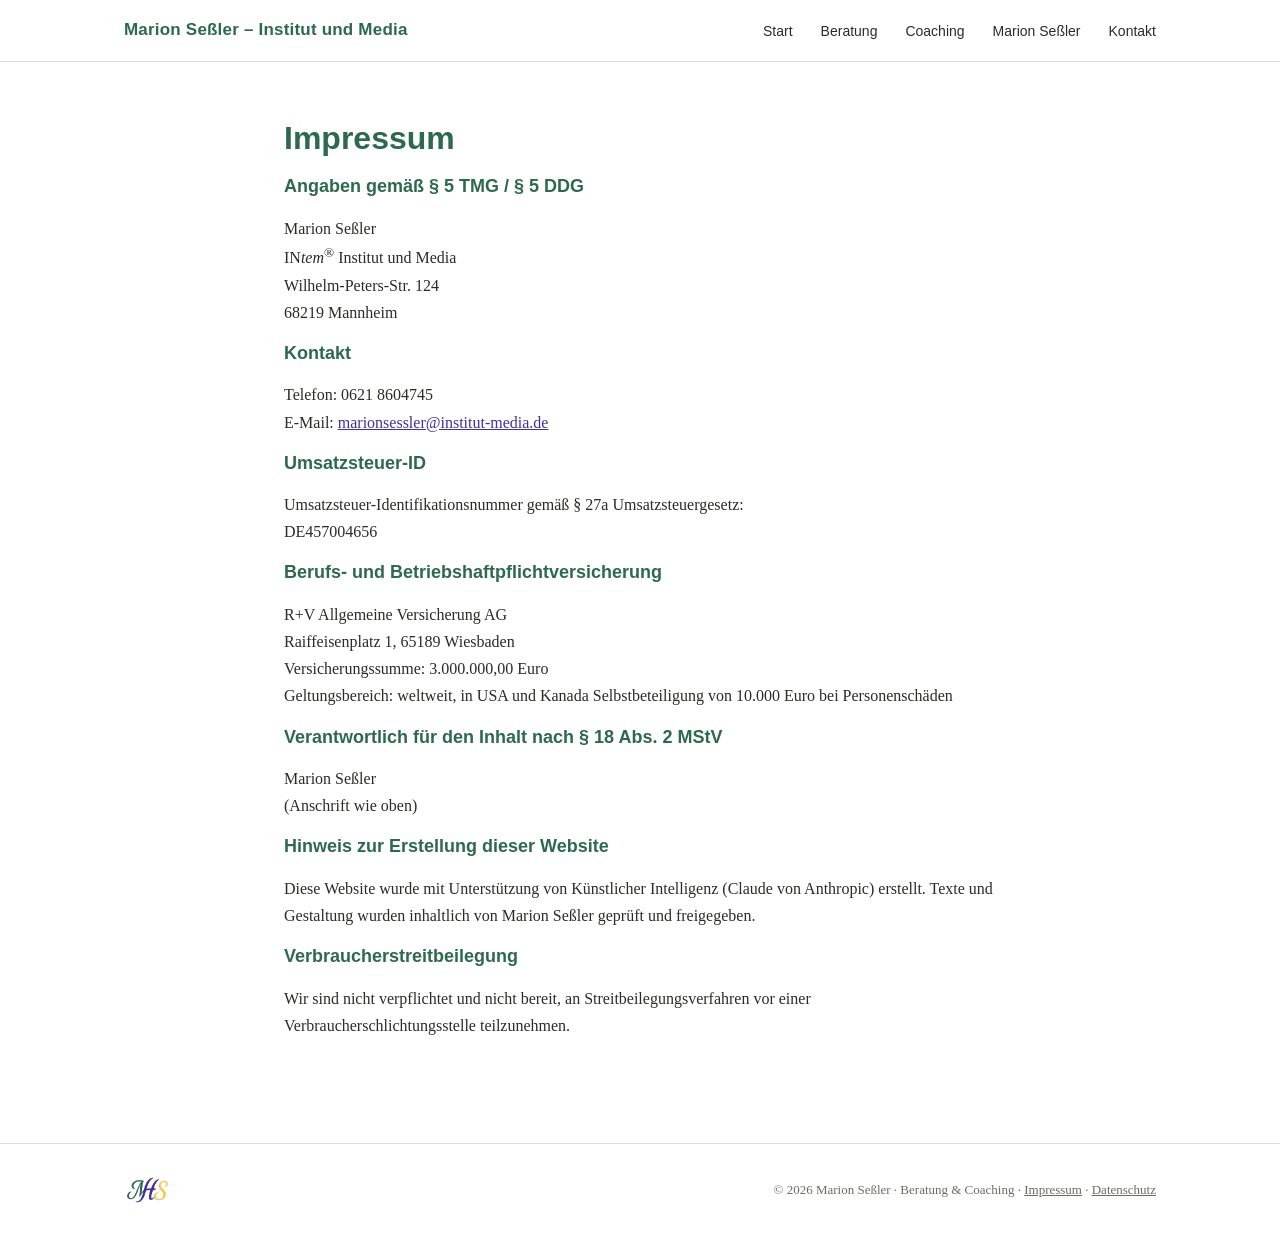
<file: impressum.html>
<!DOCTYPE html>
<html lang="de">
<head>
<meta charset="UTF-8">
<meta name="viewport" content="width=device-width, initial-scale=1.0">
<title>Impressum – MHS | Marion Seßler</title>
<link rel="icon" href="favicon.ico">
<link rel="apple-touch-icon" href="mhs-icon-180.png">
<link rel="stylesheet" href="style.css">
</head>
<body>
<header>
  <div class="header-inner">
    <a href="index.html" class="logo">Marion Seßler &ndash; Institut und Media</a>
    <button class="nav-toggle" aria-label="Menü öffnen" onclick="document.querySelector('nav ul').classList.toggle('open')"><span></span></button>
    <nav>
      <ul>
        <li><a href="index.html">Start</a></li>
        <li><a href="beratung.html">Beratung</a></li>
        <li><a href="coaching.html">Coaching</a></li>
        <li><a href="marion-sessler.html">Marion Seßler</a></li>
        <li><a href="kontakt.html">Kontakt</a></li>
      </ul>
    </nav>
  </div>
</header>
<section>
  <div class="wrap" style="max-width:760px;">
    <h1>Impressum</h1>
    <h3>Angaben gemäß § 5 TMG / § 5 DDG</h3>
    <p>
      Marion Seßler<br>
      IN<i>tem</i><sup>&reg;</sup> Institut und Media<br>
      Wilhelm-Peters-Str. 124<br>
      68219 Mannheim
    </p>
    <h3>Kontakt</h3>
    <p>
      Telefon: 0621 8604745<br>
      E-Mail: <a href="mailto:marionsessler@institut-media.de" style="color:var(--indigo);">marionsessler@institut-media.de</a>
    </p>
    <h3>Umsatzsteuer-ID</h3>
    <p>
      Umsatzsteuer-Identifikationsnummer gemäß § 27a Umsatzsteuergesetz:<br>
      DE457004656
    </p>
    <h3>Berufs- und Betriebshaftpflichtversicherung</h3>
    <p>
      R+V Allgemeine Versicherung AG<br>
      Raiffeisenplatz 1, 65189 Wiesbaden<br>
      Versicherungssumme: 3.000.000,00 Euro<br>
      Geltungsbereich: weltweit, in USA und Kanada Selbstbeteiligung von 10.000 Euro bei Personenschäden
    </p>
    <h3>Verantwortlich für den Inhalt nach § 18 Abs. 2 MStV</h3>
    <p>
      Marion Seßler<br>
      (Anschrift wie oben)
    </p>
    <h3>Hinweis zur Erstellung dieser Website</h3>
    <p>
      Diese Website wurde mit Unterstützung von Künstlicher Intelligenz (Claude von Anthropic) erstellt. Texte und Gestaltung wurden inhaltlich von Marion Seßler geprüft und freigegeben.
    </p>
    <h3>Verbraucherstreitbeilegung</h3>
    <p>
      Wir sind nicht verpflichtet und nicht bereit, an Streitbeilegungsverfahren vor einer Verbraucherschlichtungsstelle teilzunehmen.
    </p>
  </div>
</section>
<footer>
  <div class="wrap footer-inner">
    <img src="mhs-logo-freigestellt.png" alt="MHS Logo" style="height:28px;">
    <span>© 2026 Marion Seßler · Beratung &amp; Coaching · <a href="impressum.html">Impressum</a> · <a href="datenschutz.html">Datenschutz</a></span>
  </div>
</footer>
</body>
</html>
</file>
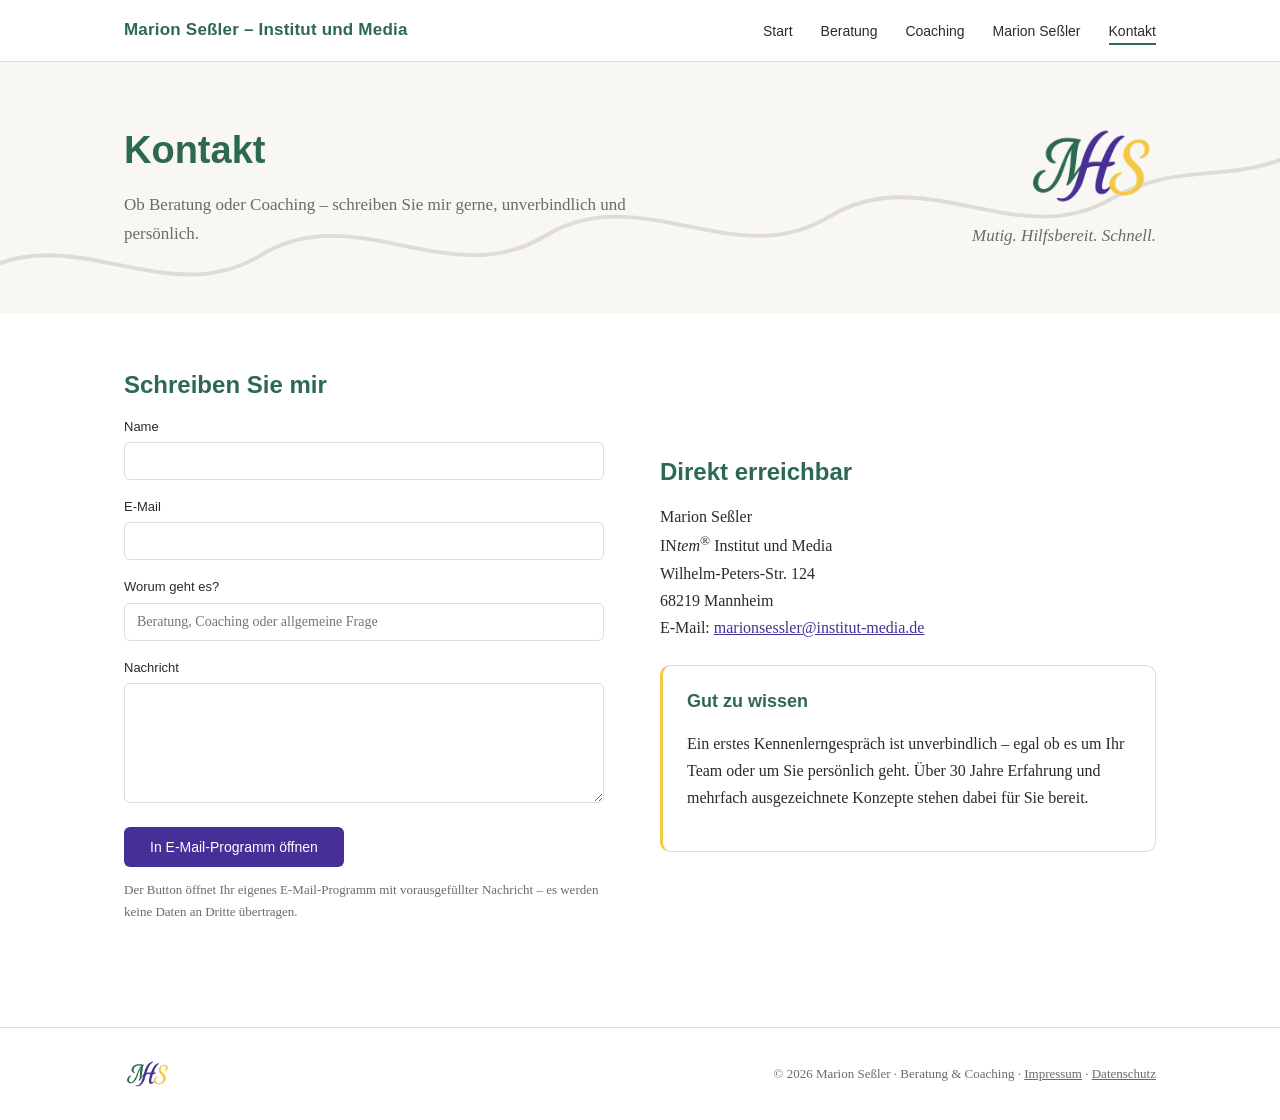
<file: kontakt.html>
<!DOCTYPE html>
<html lang="de">
<head>
<meta charset="UTF-8">
<meta name="viewport" content="width=device-width, initial-scale=1.0">
<title>Kontakt – MHS | Marion Seßler</title>
<link rel="icon" href="favicon.ico">
<link rel="apple-touch-icon" href="mhs-icon-180.png">
<link rel="stylesheet" href="style.css">
</head>
<body>

<header>
  <div class="header-inner">
    <a href="index.html" class="logo">Marion Seßler &ndash; Institut und Media</a>
    <button class="nav-toggle" aria-label="Menü öffnen" onclick="document.querySelector('nav ul').classList.toggle('open')"><span></span></button>
    <nav>
      <ul>
        <li><a href="index.html">Start</a></li>
        <li><a href="beratung.html">Beratung</a></li>
        <li><a href="coaching.html">Coaching</a></li>
        <li><a href="marion-sessler.html">Marion Seßler</a></li>
        <li><a href="kontakt.html" class="active">Kontakt</a></li>
      </ul>
    </nav>
  </div>
</header>

<section class="hero">
  <svg class="hero-wave" viewBox="0 0 1080 260" preserveAspectRatio="none">
    <path d="M -20 220 C 60 160, 140 260, 220 200 C 300 140, 380 240, 460 180 C 540 120, 620 220, 700 160 C 780 100, 860 200, 940 140 C 1000 100, 1040 130, 1100 90"
      fill="none" stroke="#DEDCD4" stroke-width="4"/>
  </svg>
  <div class="wrap hero-content" style="display:flex; justify-content:space-between; align-items:flex-start; gap:2rem; flex-wrap:wrap;">
    <div style="flex:1; min-width:280px;">
      <h1>Kontakt</h1>
      <p class="lead">Ob Beratung oder Coaching – schreiben Sie mir gerne, unverbindlich und persönlich.</p>
    </div>
    <div style="flex-shrink:0; text-align:right;">
      <img src="mhs-logo-freigestellt.png" alt="MHS Logo" style="height:80px;">
      <div class="subheadline" style="margin-top:0.5rem; font-size:17px;">Mutig. Hilfsbereit. Schnell.</div>
    </div>
  </div>
</section>

<section>
  <div class="wrap grid-2">
    <div>
      <h2>Schreiben Sie mir</h2>
      <form onsubmit="return false;">
        <div>
          <label for="name">Name</label>
          <input type="text" id="name" name="Name">
        </div>
        <div>
          <label for="email">E-Mail</label>
          <input type="email" id="email" name="E-Mail">
        </div>
        <div>
          <label for="thema">Worum geht es?</label>
          <input type="text" id="thema" name="Thema" placeholder="Beratung, Coaching oder allgemeine Frage">
        </div>
        <div>
          <label for="nachricht">Nachricht</label>
          <textarea id="nachricht" name="Nachricht"></textarea>
        </div>
        <button type="button" class="btn btn-indigo" style="align-self:flex-start;" onclick="
          var name = document.getElementById('name').value;
          var email = document.getElementById('email').value;
          var thema = document.getElementById('thema').value || 'Allgemeine Anfrage';
          var nachricht = document.getElementById('nachricht').value;
          var body = 'Name: ' + name + '\n' + 'E-Mail: ' + email + '\n\n' + nachricht;
          window.location.href = 'mailto:marionsessler@institut-media.de?subject=' + encodeURIComponent('Website-Anfrage: ' + thema) + '&body=' + encodeURIComponent(body);
        ">In E-Mail-Programm öffnen</button>
      </form>
      <p style="margin-top:0.75rem; font-size:13px; color:var(--text-muted);">Der Button öffnet Ihr eigenes E-Mail-Programm mit vorausgefüllter Nachricht – es werden keine Daten an Dritte übertragen.</p>
    </div>
    <div>
      <h2>Direkt erreichbar</h2>
      <p>
        Marion Seßler<br>
        IN<i>tem</i><sup>&reg;</sup> Institut und Media<br>
        Wilhelm-Peters-Str. 124<br>
        68219 Mannheim<br>
        E-Mail: <a href="mailto:marionsessler@institut-media.de" style="color:var(--indigo);">marionsessler@institut-media.de</a>
      </p>
      <div class="card accent-gelb" style="margin-top:1.5rem;">
        <h3>Gut zu wissen</h3>
        <p>Ein erstes Kennenlerngespräch ist unverbindlich – egal ob es um Ihr Team oder um Sie persönlich geht. Über 30 Jahre Erfahrung und mehrfach ausgezeichnete Konzepte stehen dabei für Sie bereit.</p>
      </div>
    </div>
  </div>
</section>

<footer>
  <div class="wrap footer-inner">
    <img src="mhs-logo-freigestellt.png" alt="MHS Logo" style="height:28px;">
    <span>© 2026 Marion Seßler · Beratung &amp; Coaching · <a href="impressum.html">Impressum</a> · <a href="datenschutz.html">Datenschutz</a></span>
  </div>
</footer>

</body>
</html>
</file>
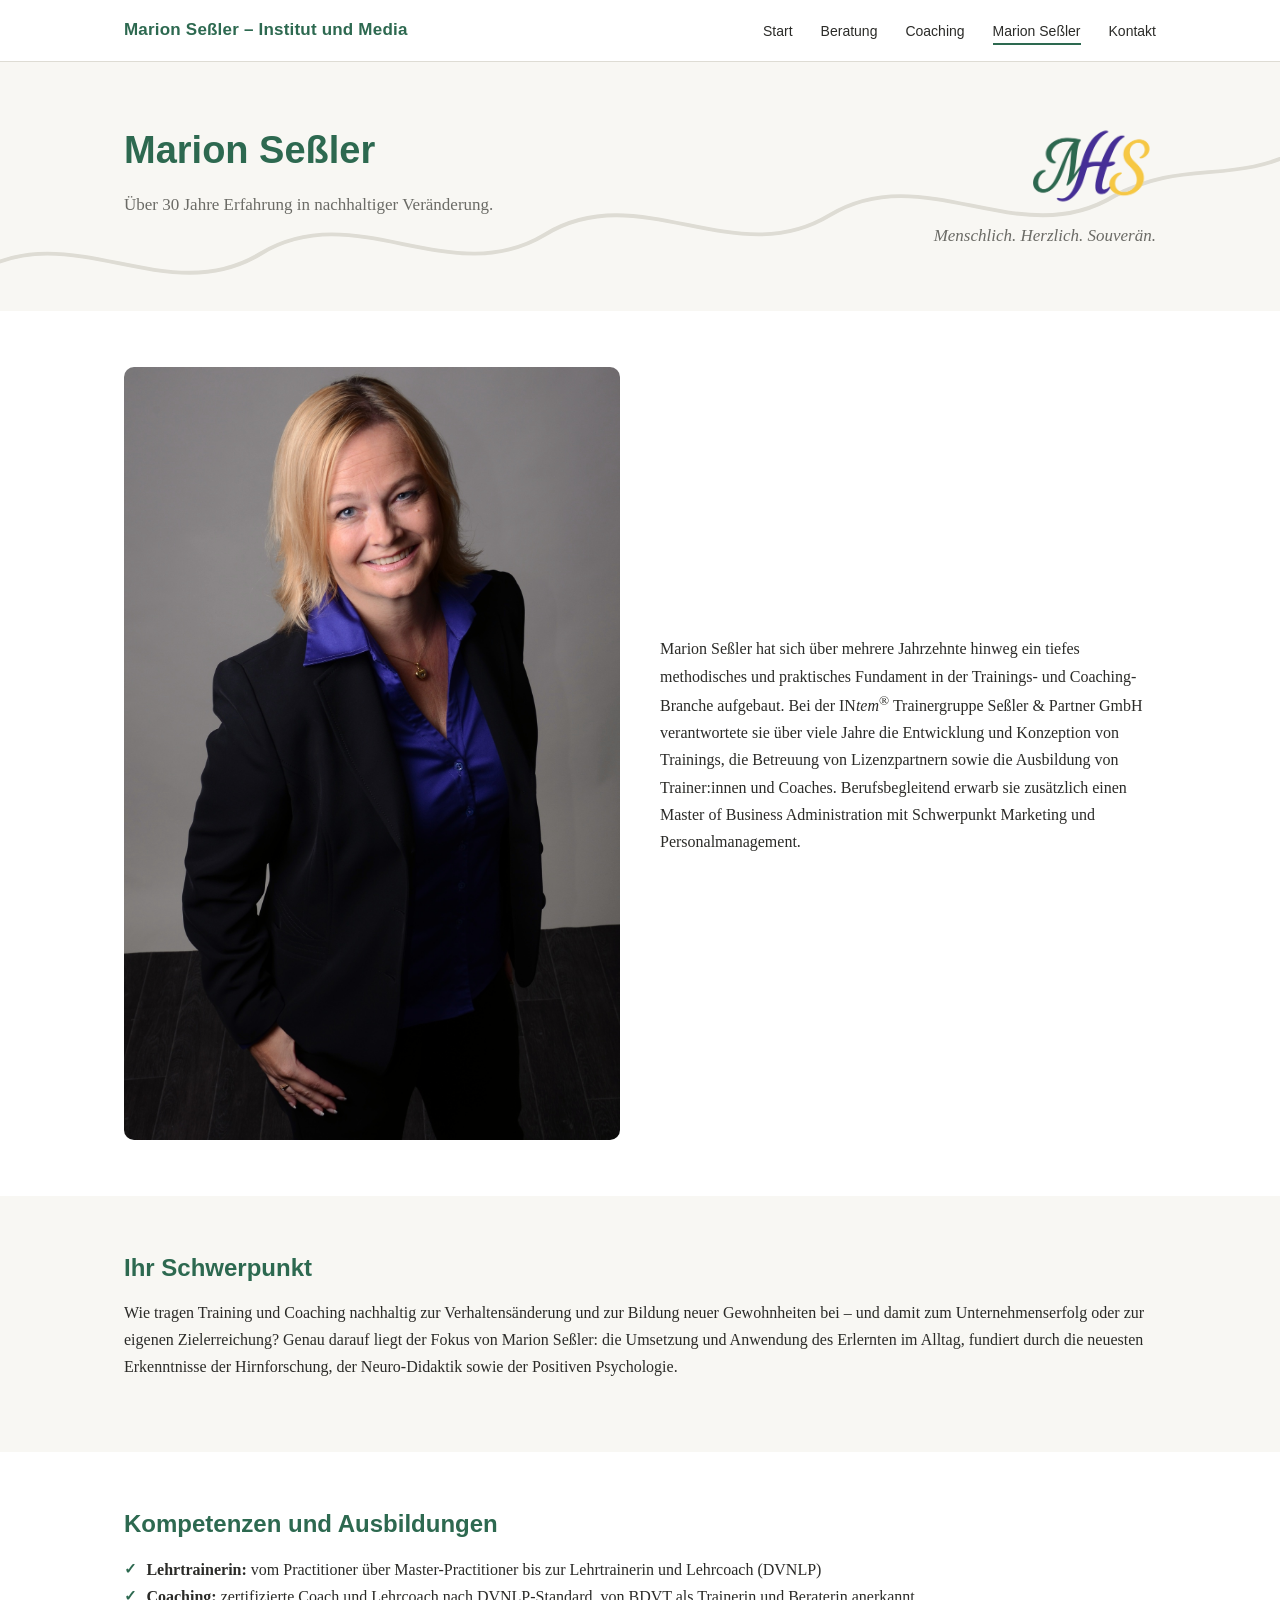
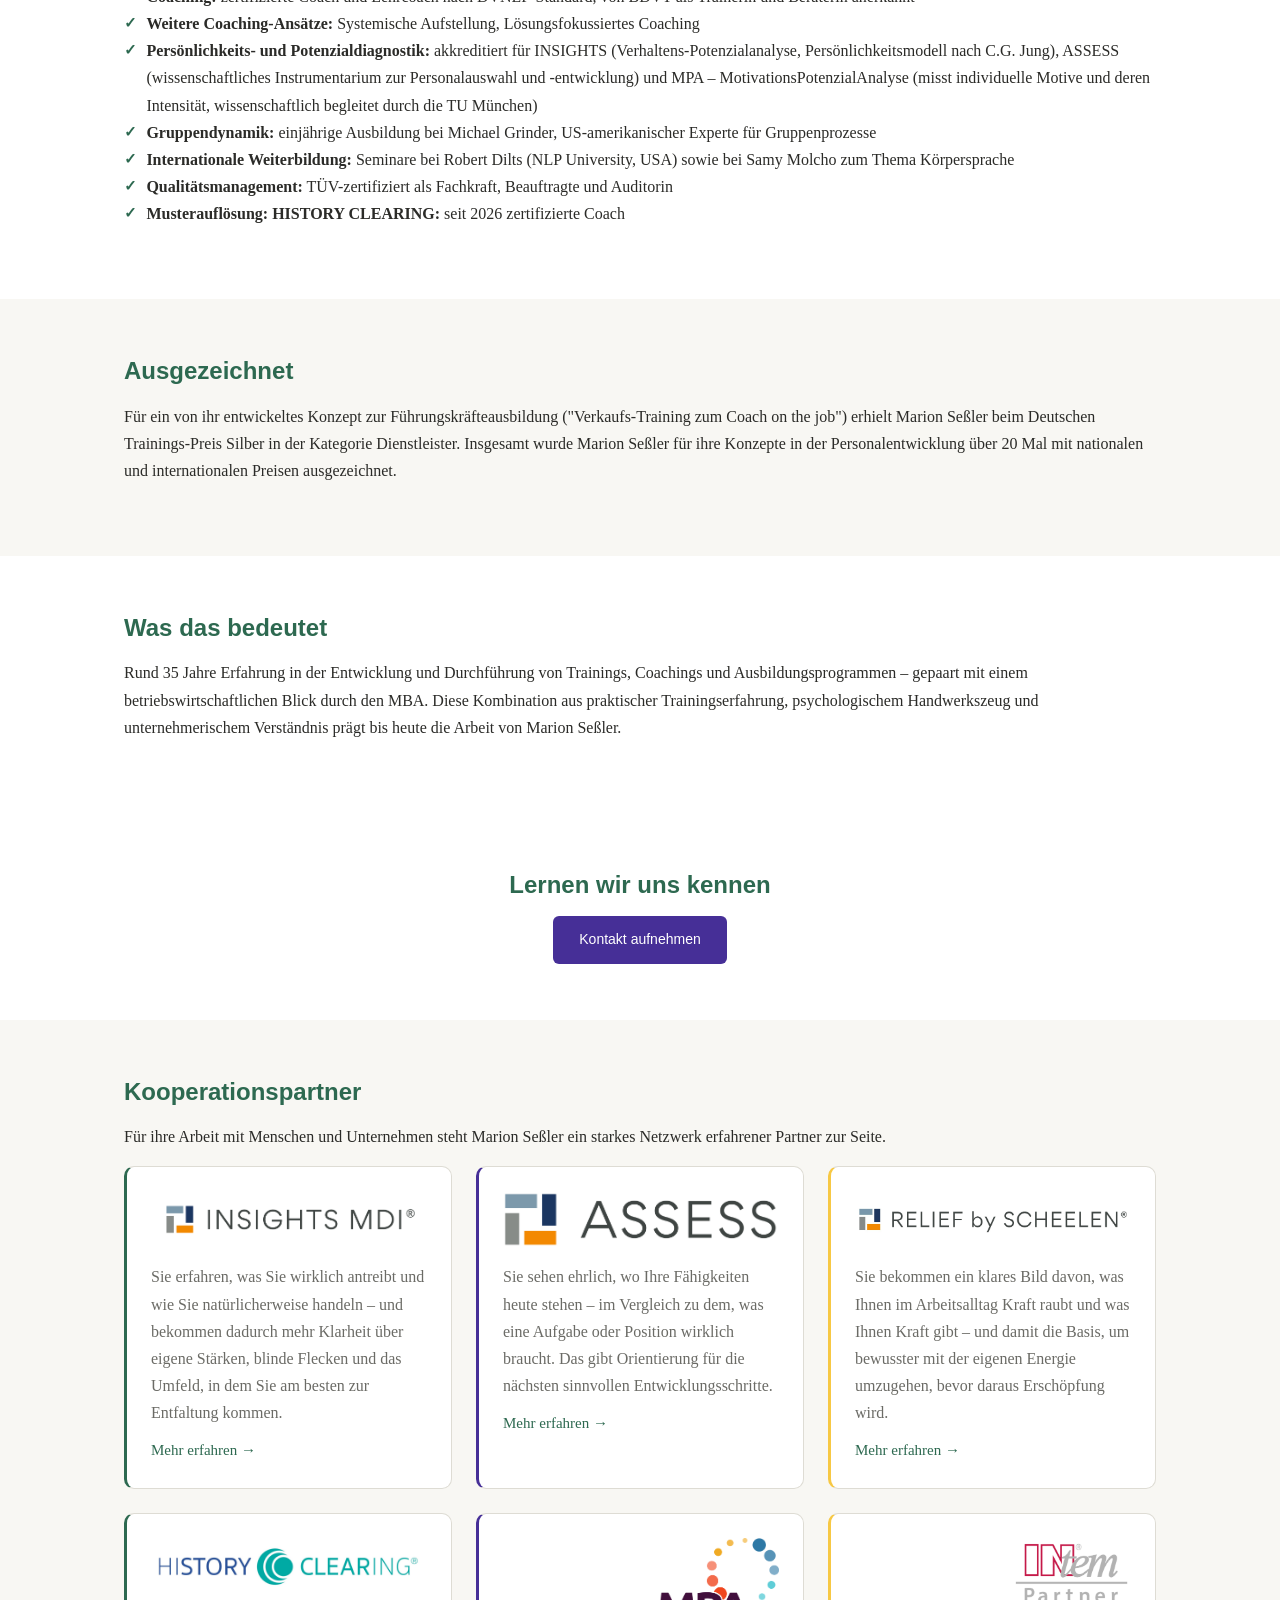
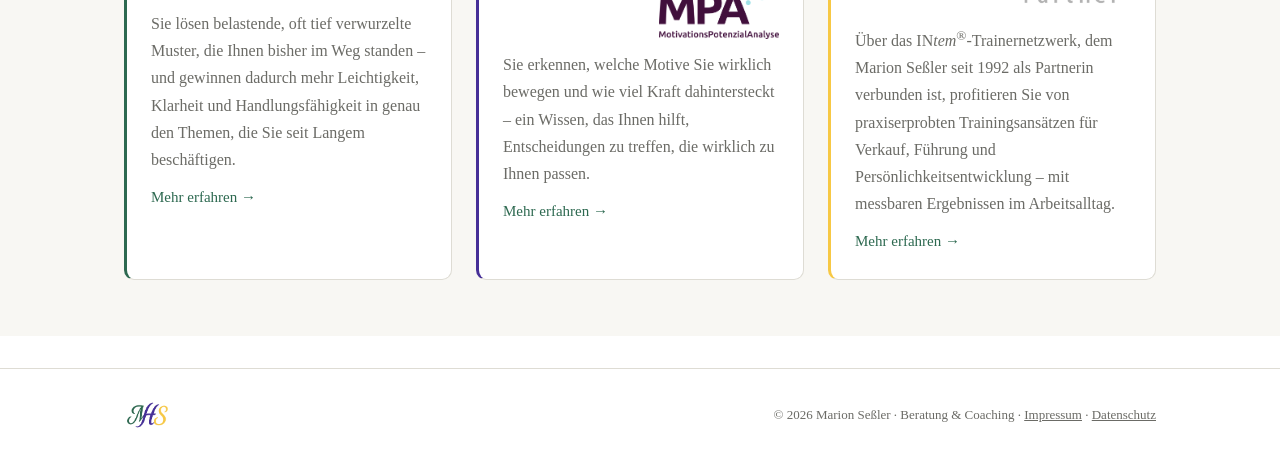
<file: marion-sessler.html>
<!DOCTYPE html>
<html lang="de">
<head>
<meta charset="UTF-8">
<meta name="viewport" content="width=device-width, initial-scale=1.0">
<title>Marion Seßler – MHS</title>
<link rel="icon" href="favicon.ico">
<link rel="apple-touch-icon" href="mhs-icon-180.png">
<link rel="stylesheet" href="style.css">
</head>
<body>

<header>
  <div class="header-inner">
    <a href="index.html" class="logo">Marion Seßler &ndash; Institut und Media</a>
    <button class="nav-toggle" aria-label="Menü öffnen" onclick="document.querySelector('nav ul').classList.toggle('open')"><span></span></button>
    <nav>
      <ul>
        <li><a href="index.html">Start</a></li>
        <li><a href="beratung.html">Beratung</a></li>
        <li><a href="coaching.html">Coaching</a></li>
        <li><a href="marion-sessler.html" class="active">Marion Seßler</a></li>
        <li><a href="kontakt.html">Kontakt</a></li>
      </ul>
    </nav>
  </div>
</header>

<section class="hero">
  <svg class="hero-wave" viewBox="0 0 1080 260" preserveAspectRatio="none">
    <path d="M -20 220 C 60 160, 140 260, 220 200 C 300 140, 380 240, 460 180 C 540 120, 620 220, 700 160 C 780 100, 860 200, 940 140 C 1000 100, 1040 130, 1100 90"
      fill="none" stroke="#DEDCD4" stroke-width="4"/>
  </svg>
  <div class="wrap hero-content" style="display:flex; justify-content:space-between; align-items:flex-start; gap:2rem; flex-wrap:wrap;">
    <div style="flex:1; min-width:280px;">
      <h1>Marion Seßler</h1>
      <p class="lead">Über 30 Jahre Erfahrung in nachhaltiger Veränderung.</p>
    </div>
    <div style="flex-shrink:0; text-align:right;">
      <img src="mhs-logo-freigestellt.png" alt="MHS Logo" style="height:80px;">
      <div class="subheadline" style="margin-top:0.5rem; font-size:17px;">Menschlich. Herzlich. Souverän.</div>
    </div>
  </div>
</section>

<section>
  <div class="wrap grid-2">
    <div style="border-radius:var(--radius); overflow:hidden;">
      <img src="foto5-marionsessler.jpg" alt="Marion Seßler" style="width:100%; display:block;">
    </div>
    <div>
      <p>Marion Seßler hat sich über mehrere Jahrzehnte hinweg ein tiefes methodisches und praktisches Fundament in der Trainings- und Coaching-Branche aufgebaut. Bei der IN<i>tem</i><sup>&reg;</sup> Trainergruppe Seßler &amp; Partner GmbH verantwortete sie über viele Jahre die Entwicklung und Konzeption von Trainings, die Betreuung von Lizenzpartnern sowie die Ausbildung von Trainer:innen und Coaches. Berufsbegleitend erwarb sie zusätzlich einen Master of Business Administration mit Schwerpunkt Marketing und Personalmanagement.</p>
    </div>
  </div>
</section>

<section class="alt">
  <div class="wrap">
    <h2>Ihr Schwerpunkt</h2>
    <p>Wie tragen Training und Coaching nachhaltig zur Verhaltensänderung und zur Bildung neuer Gewohnheiten bei – und damit zum Unternehmenserfolg oder zur eigenen Zielerreichung? Genau darauf liegt der Fokus von Marion Seßler: die Umsetzung und Anwendung des Erlernten im Alltag, fundiert durch die neuesten Erkenntnisse der Hirnforschung, der Neuro-Didaktik sowie der Positiven Psychologie.</p>
  </div>
</section>

<section>
  <div class="wrap">
    <h2>Kompetenzen und Ausbildungen</h2>
    <ul>
      <li><strong>Lehrtrainerin:</strong> vom Practitioner über Master-Practitioner bis zur Lehrtrainerin und Lehrcoach (DVNLP)</li>
      <li><strong>Coaching:</strong> zertifizierte Coach und Lehrcoach nach DVNLP-Standard, von BDVT als Trainerin und Beraterin anerkannt</li>
      <li><strong>Weitere Coaching-Ansätze:</strong> Systemische Aufstellung, Lösungsfokussiertes Coaching</li>
      <li><strong>Persönlichkeits- und Potenzialdiagnostik:</strong> akkreditiert für INSIGHTS (Verhaltens-Potenzialanalyse, Persönlichkeitsmodell nach C.G. Jung), ASSESS (wissenschaftliches Instrumentarium zur Personalauswahl und -entwicklung) und MPA – MotivationsPotenzialAnalyse (misst individuelle Motive und deren Intensität, wissenschaftlich begleitet durch die TU München)</li>
      <li><strong>Gruppendynamik:</strong> einjährige Ausbildung bei Michael Grinder, US-amerikanischer Experte für Gruppenprozesse</li>
      <li><strong>Internationale Weiterbildung:</strong> Seminare bei Robert Dilts (NLP University, USA) sowie bei Samy Molcho zum Thema Körpersprache</li>
      <li><strong>Qualitätsmanagement:</strong> TÜV-zertifiziert als Fachkraft, Beauftragte und Auditorin</li>
      <li><strong>Musterauflösung: HISTORY CLEARING:</strong> seit 2026 zertifizierte Coach</li>
    </ul>
  </div>
</section>

<section class="alt">
  <div class="wrap">
    <h2>Ausgezeichnet</h2>
    <p>Für ein von ihr entwickeltes Konzept zur Führungskräfteausbildung ("Verkaufs-Training zum Coach on the job") erhielt Marion Seßler beim Deutschen Trainings-Preis Silber in der Kategorie Dienstleister. Insgesamt wurde Marion Seßler für ihre Konzepte in der Personalentwicklung über 20 Mal mit nationalen und internationalen Preisen ausgezeichnet.</p>
  </div>
</section>

<section>
  <div class="wrap">
    <h2>Was das bedeutet</h2>
    <p>Rund 35 Jahre Erfahrung in der Entwicklung und Durchführung von Trainings, Coachings und Ausbildungsprogrammen – gepaart mit einem betriebswirtschaftlichen Blick durch den MBA. Diese Kombination aus praktischer Trainingserfahrung, psychologischem Handwerkszeug und unternehmerischem Verständnis prägt bis heute die Arbeit von Marion Seßler.</p>
  </div>
</section>

<section style="text-align:center;">
  <div class="wrap">
    <h2>Lernen wir uns kennen</h2>
    <a href="kontakt.html" class="btn btn-indigo">Kontakt aufnehmen</a>
  </div>
</section>

<section class="alt">
  <div class="wrap">
    <h2>Kooperationspartner</h2>
    <p>Für ihre Arbeit mit Menschen und Unternehmen steht Marion Seßler ein starkes Netzwerk erfahrener Partner zur Seite.</p>
    <div class="grid-3">

      <div class="card accent-gruen coop-card">
        <div class="coop-logo" style="height:56px; display:flex; align-items:center; overflow:hidden;">
          <img src="logo-insights-mdi.png" alt="INSIGHTS MDI Logo" style="max-height:56px; max-width:100%; width:auto; height:auto; object-fit:contain;">
        </div>
        <p>Sie erfahren, was Sie wirklich antreibt und wie Sie natürlicherweise handeln – und bekommen dadurch mehr Klarheit über eigene Stärken, blinde Flecken und das Umfeld, in dem Sie am besten zur Entfaltung kommen.</p>
        <a class="coop-link" href="flyer-insights-mdi.pdf" target="_blank" rel="noopener">Mehr erfahren &rarr;</a>
      </div>

      <div class="card accent-indigo coop-card">
        <div class="coop-logo" style="height:56px; display:flex; align-items:center; overflow:hidden;">
          <img src="logo-assess.png" alt="ASSESS by Scheelen Logo" style="max-height:56px; max-width:100%; width:auto; height:auto; object-fit:contain;">
        </div>
        <p>Sie sehen ehrlich, wo Ihre Fähigkeiten heute stehen – im Vergleich zu dem, was eine Aufgabe oder Position wirklich braucht. Das gibt Orientierung für die nächsten sinnvollen Entwicklungsschritte.</p>
        <a class="coop-link" href="flyer-assess.pdf" target="_blank" rel="noopener">Mehr erfahren &rarr;</a>
      </div>

      <div class="card accent-gelb coop-card">
        <div class="coop-logo" style="height:56px; display:flex; align-items:center; overflow:hidden;">
          <img src="logo-relief.jpg" alt="RELIEF by Scheelen Logo" style="max-height:56px; max-width:100%; width:auto; height:auto; object-fit:contain;">
        </div>
        <p>Sie bekommen ein klares Bild davon, was Ihnen im Arbeitsalltag Kraft raubt und was Ihnen Kraft gibt – und damit die Basis, um bewusster mit der eigenen Energie umzugehen, bevor daraus Erschöpfung wird.</p>
        <a class="coop-link" href="flyer-relief.pdf" target="_blank" rel="noopener">Mehr erfahren &rarr;</a>
      </div>

      <div class="card accent-gruen coop-card">
        <div class="coop-logo" style="height:56px; display:flex; align-items:center; overflow:hidden;">
          <img src="logo-history-clearing.jpg" alt="History Clearing Logo" style="max-height:56px; max-width:100%; width:auto; height:auto; object-fit:contain;">
        </div>
        <p>Sie lösen belastende, oft tief verwurzelte Muster, die Ihnen bisher im Weg standen – und gewinnen dadurch mehr Leichtigkeit, Klarheit und Handlungsfähigkeit in genau den Themen, die Sie seit Langem beschäftigen.</p>
        <a class="coop-link" href="https://history-clearing.com" onclick="window.open(this.href, 'historyClearing', 'width=900,height=700,scrollbars=yes,resizable=yes'); return false;" rel="noopener">Mehr erfahren &rarr;</a>
      </div>

      <div class="card accent-indigo coop-card">
        <div class="coop-logo-square" style="margin-bottom:0.75rem; display:flex; justify-content:flex-end;">
          <img src="logo-mpa.png" alt="MotivationsPotenzialAnalyse (MPA) Logo" style="width:120px; max-width:120px; height:auto; display:block;">
        </div>
        <p>Sie erkennen, welche Motive Sie wirklich bewegen und wie viel Kraft dahintersteckt – ein Wissen, das Ihnen hilft, Entscheidungen zu treffen, die wirklich zu Ihnen passen.</p>
        <a class="coop-link" href="https://www.motivation-analytics.eu/motivationspotenzialanalyse/" onclick="window.open(this.href, 'mpaAnalyse', 'width=900,height=700,scrollbars=yes,resizable=yes'); return false;" rel="noopener">Mehr erfahren &rarr;</a>
      </div>

      <div class="card accent-gelb coop-card">
        <div class="coop-logo-square" style="margin-bottom:0.75rem; display:flex; justify-content:flex-end;">
          <img src="logo-intem.png" alt="INtem Partner Logo" style="width:120px; max-width:120px; height:auto; display:block;">
        </div>
        <p>Über das IN<i>tem</i><sup>&reg;</sup>-Trainernetzwerk, dem Marion Seßler seit 1992 als Partnerin verbunden ist, profitieren Sie von praxiserprobten Trainingsansätzen für Verkauf, Führung und Persönlichkeitsentwicklung – mit messbaren Ergebnissen im Arbeitsalltag.</p>
        <a class="coop-link" href="https://www.intem.de/intem-gruppe/marion-sessler/" target="_blank" rel="noopener">Mehr erfahren &rarr;</a>
      </div>

    </div>
  </div>
</section>

<footer>
  <div class="wrap footer-inner">
    <img src="mhs-logo-freigestellt.png" alt="MHS Logo" style="height:28px;">
    <span>© 2026 Marion Seßler · Beratung &amp; Coaching · <a href="impressum.html">Impressum</a> · <a href="datenschutz.html">Datenschutz</a></span>
  </div>
</footer>

</body>
</html>
</file>
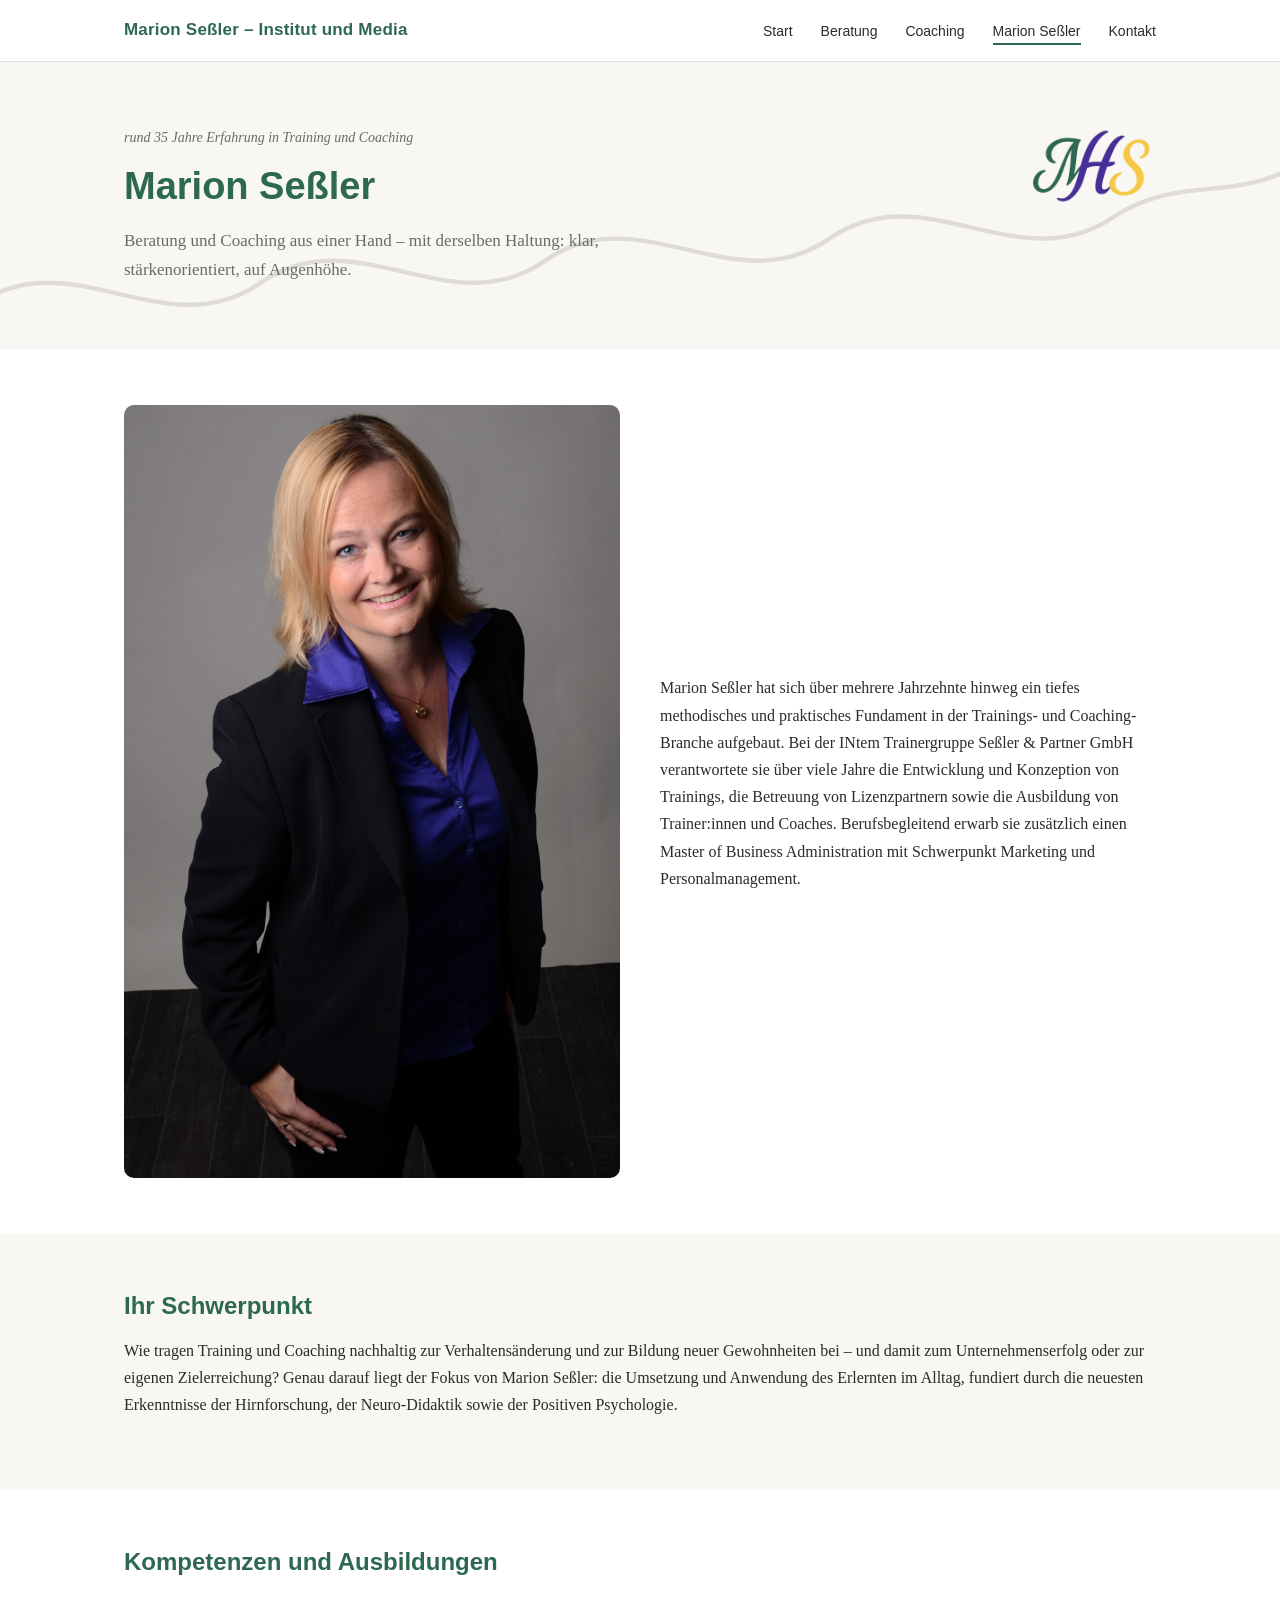
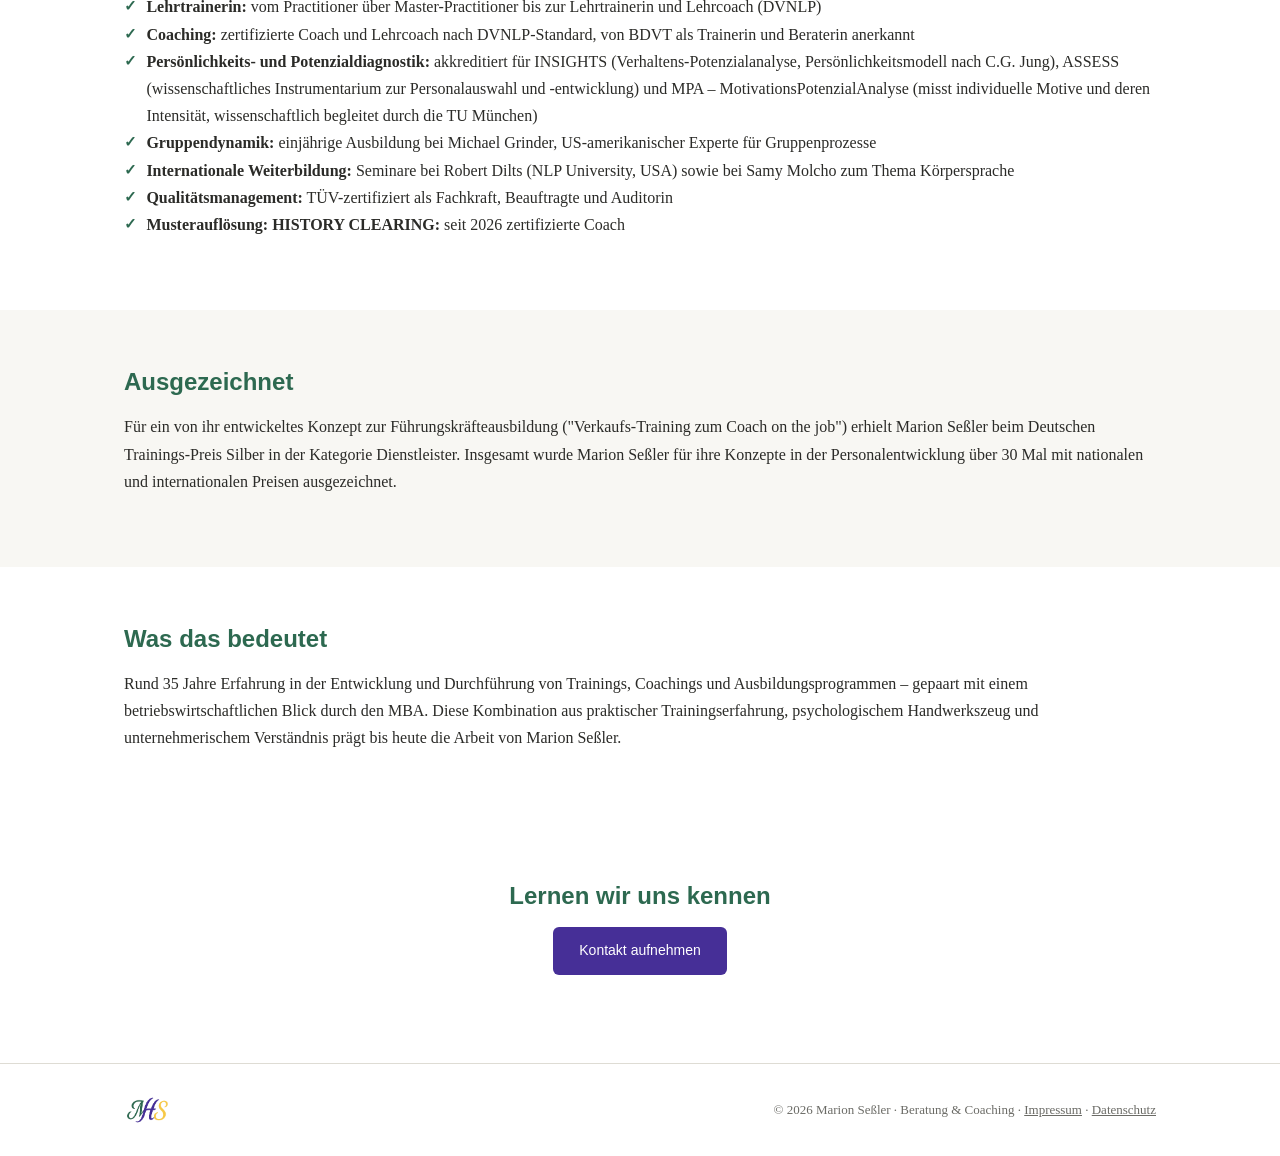
<file: marion-sessler_1.html>
<!DOCTYPE html>
<html lang="de">
<head>
<meta charset="UTF-8">
<meta name="viewport" content="width=device-width, initial-scale=1.0">
<title>Marion Seßler – MHS</title>
<link rel="icon" href="favicon.ico">
<link rel="apple-touch-icon" href="mhs-icon-180.png">
<link rel="stylesheet" href="style.css">
</head>
<body>

<header>
  <div class="header-inner">
    <a href="index.html" class="logo">Marion Seßler &ndash; Institut und Media</a>
    <nav>
      <ul>
        <li><a href="index.html">Start</a></li>
        <li><a href="beratung.html">Beratung</a></li>
        <li><a href="coaching.html">Coaching</a></li>
        <li><a href="marion-sessler.html" class="active">Marion Seßler</a></li>
        <li><a href="kontakt.html">Kontakt</a></li>
      </ul>
    </nav>
  </div>
</header>

<section class="hero">
  <svg class="hero-wave" viewBox="0 0 1080 260" preserveAspectRatio="none">
    <path d="M -20 220 C 60 160, 140 260, 220 200 C 300 140, 380 240, 460 180 C 540 120, 620 220, 700 160 C 780 100, 860 200, 940 140 C 1000 100, 1040 130, 1100 90"
      fill="none" stroke="#DEDCD4" stroke-width="4"/>
  </svg>
  <div class="wrap hero-content" style="display:flex; justify-content:space-between; align-items:flex-start; gap:2rem; flex-wrap:wrap;">
    <div style="flex:1; min-width:280px;">
      <span class="subheadline">rund 35 Jahre Erfahrung in Training und Coaching</span>
      <h1>Marion Seßler</h1>
      <p class="lead">Beratung und Coaching aus einer Hand – mit derselben Haltung: klar, stärkenorientiert, auf Augenhöhe.</p>
    </div>
    <div style="flex-shrink:0; text-align:right;">
      <img src="mhs-logo-freigestellt.png" alt="MHS Logo" style="height:80px;">
    </div>
  </div>
</section>

<section>
  <div class="wrap grid-2">
    <div style="border-radius:var(--radius); overflow:hidden;">
      <img src="foto5-marionsessler.jpg" alt="Marion Seßler" style="width:100%; display:block;">
    </div>
    <div>
      <p>Marion Seßler hat sich über mehrere Jahrzehnte hinweg ein tiefes methodisches und praktisches Fundament in der Trainings- und Coaching-Branche aufgebaut. Bei der INtem Trainergruppe Seßler &amp; Partner GmbH verantwortete sie über viele Jahre die Entwicklung und Konzeption von Trainings, die Betreuung von Lizenzpartnern sowie die Ausbildung von Trainer:innen und Coaches. Berufsbegleitend erwarb sie zusätzlich einen Master of Business Administration mit Schwerpunkt Marketing und Personalmanagement.</p>
    </div>
  </div>
</section>

<section class="alt">
  <div class="wrap">
    <h2>Ihr Schwerpunkt</h2>
    <p>Wie tragen Training und Coaching nachhaltig zur Verhaltensänderung und zur Bildung neuer Gewohnheiten bei – und damit zum Unternehmenserfolg oder zur eigenen Zielerreichung? Genau darauf liegt der Fokus von Marion Seßler: die Umsetzung und Anwendung des Erlernten im Alltag, fundiert durch die neuesten Erkenntnisse der Hirnforschung, der Neuro-Didaktik sowie der Positiven Psychologie.</p>
  </div>
</section>

<section>
  <div class="wrap">
    <h2>Kompetenzen und Ausbildungen</h2>
    <ul>
      <li><strong>Lehrtrainerin:</strong> vom Practitioner über Master-Practitioner bis zur Lehrtrainerin und Lehrcoach (DVNLP)</li>
      <li><strong>Coaching:</strong> zertifizierte Coach und Lehrcoach nach DVNLP-Standard, von BDVT als Trainerin und Beraterin anerkannt</li>
      <li><strong>Persönlichkeits- und Potenzialdiagnostik:</strong> akkreditiert für INSIGHTS (Verhaltens-Potenzialanalyse, Persönlichkeitsmodell nach C.G. Jung), ASSESS (wissenschaftliches Instrumentarium zur Personalauswahl und -entwicklung) und MPA – MotivationsPotenzialAnalyse (misst individuelle Motive und deren Intensität, wissenschaftlich begleitet durch die TU München)</li>
      <li><strong>Gruppendynamik:</strong> einjährige Ausbildung bei Michael Grinder, US-amerikanischer Experte für Gruppenprozesse</li>
      <li><strong>Internationale Weiterbildung:</strong> Seminare bei Robert Dilts (NLP University, USA) sowie bei Samy Molcho zum Thema Körpersprache</li>
      <li><strong>Qualitätsmanagement:</strong> TÜV-zertifiziert als Fachkraft, Beauftragte und Auditorin</li>
      <li><strong>Musterauflösung: HISTORY CLEARING:</strong> seit 2026 zertifizierte Coach</li>
    </ul>
  </div>
</section>

<section class="alt">
  <div class="wrap">
    <h2>Ausgezeichnet</h2>
    <p>Für ein von ihr entwickeltes Konzept zur Führungskräfteausbildung ("Verkaufs-Training zum Coach on the job") erhielt Marion Seßler beim Deutschen Trainings-Preis Silber in der Kategorie Dienstleister. Insgesamt wurde Marion Seßler für ihre Konzepte in der Personalentwicklung über 30 Mal mit nationalen und internationalen Preisen ausgezeichnet.</p>
  </div>
</section>

<section>
  <div class="wrap">
    <h2>Was das bedeutet</h2>
    <p>Rund 35 Jahre Erfahrung in der Entwicklung und Durchführung von Trainings, Coachings und Ausbildungsprogrammen – gepaart mit einem betriebswirtschaftlichen Blick durch den MBA. Diese Kombination aus praktischer Trainingserfahrung, psychologischem Handwerkszeug und unternehmerischem Verständnis prägt bis heute die Arbeit von Marion Seßler.</p>
  </div>
</section>

<section style="text-align:center;">
  <div class="wrap">
    <h2>Lernen wir uns kennen</h2>
    <a href="kontakt.html" class="btn btn-indigo">Kontakt aufnehmen</a>
  </div>
</section>

<footer>
  <div class="wrap footer-inner">
    <img src="mhs-logo-freigestellt.png" alt="MHS Logo" style="height:28px;">
    <span>© 2026 Marion Seßler · Beratung &amp; Coaching · <a href="impressum.html">Impressum</a> · <a href="datenschutz.html">Datenschutz</a></span>
  </div>
</footer>

</body>
</html>
</file>
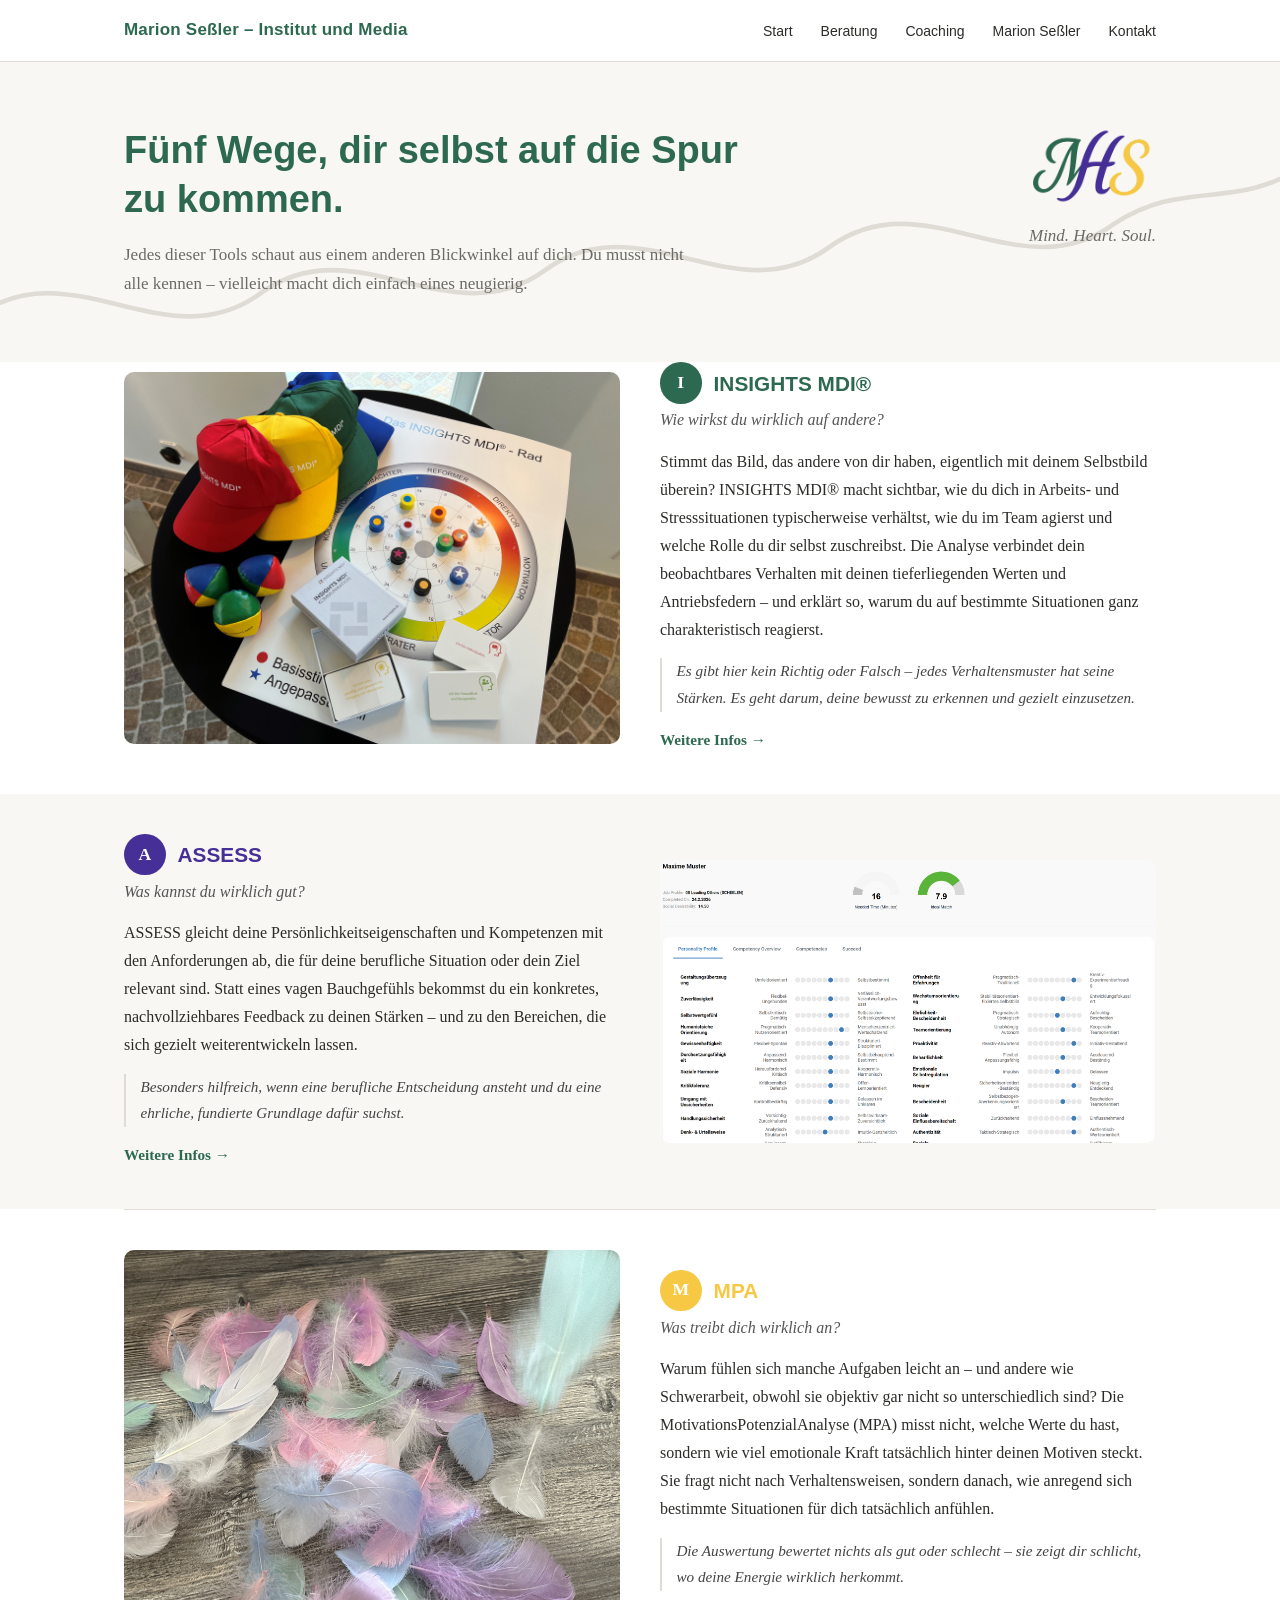
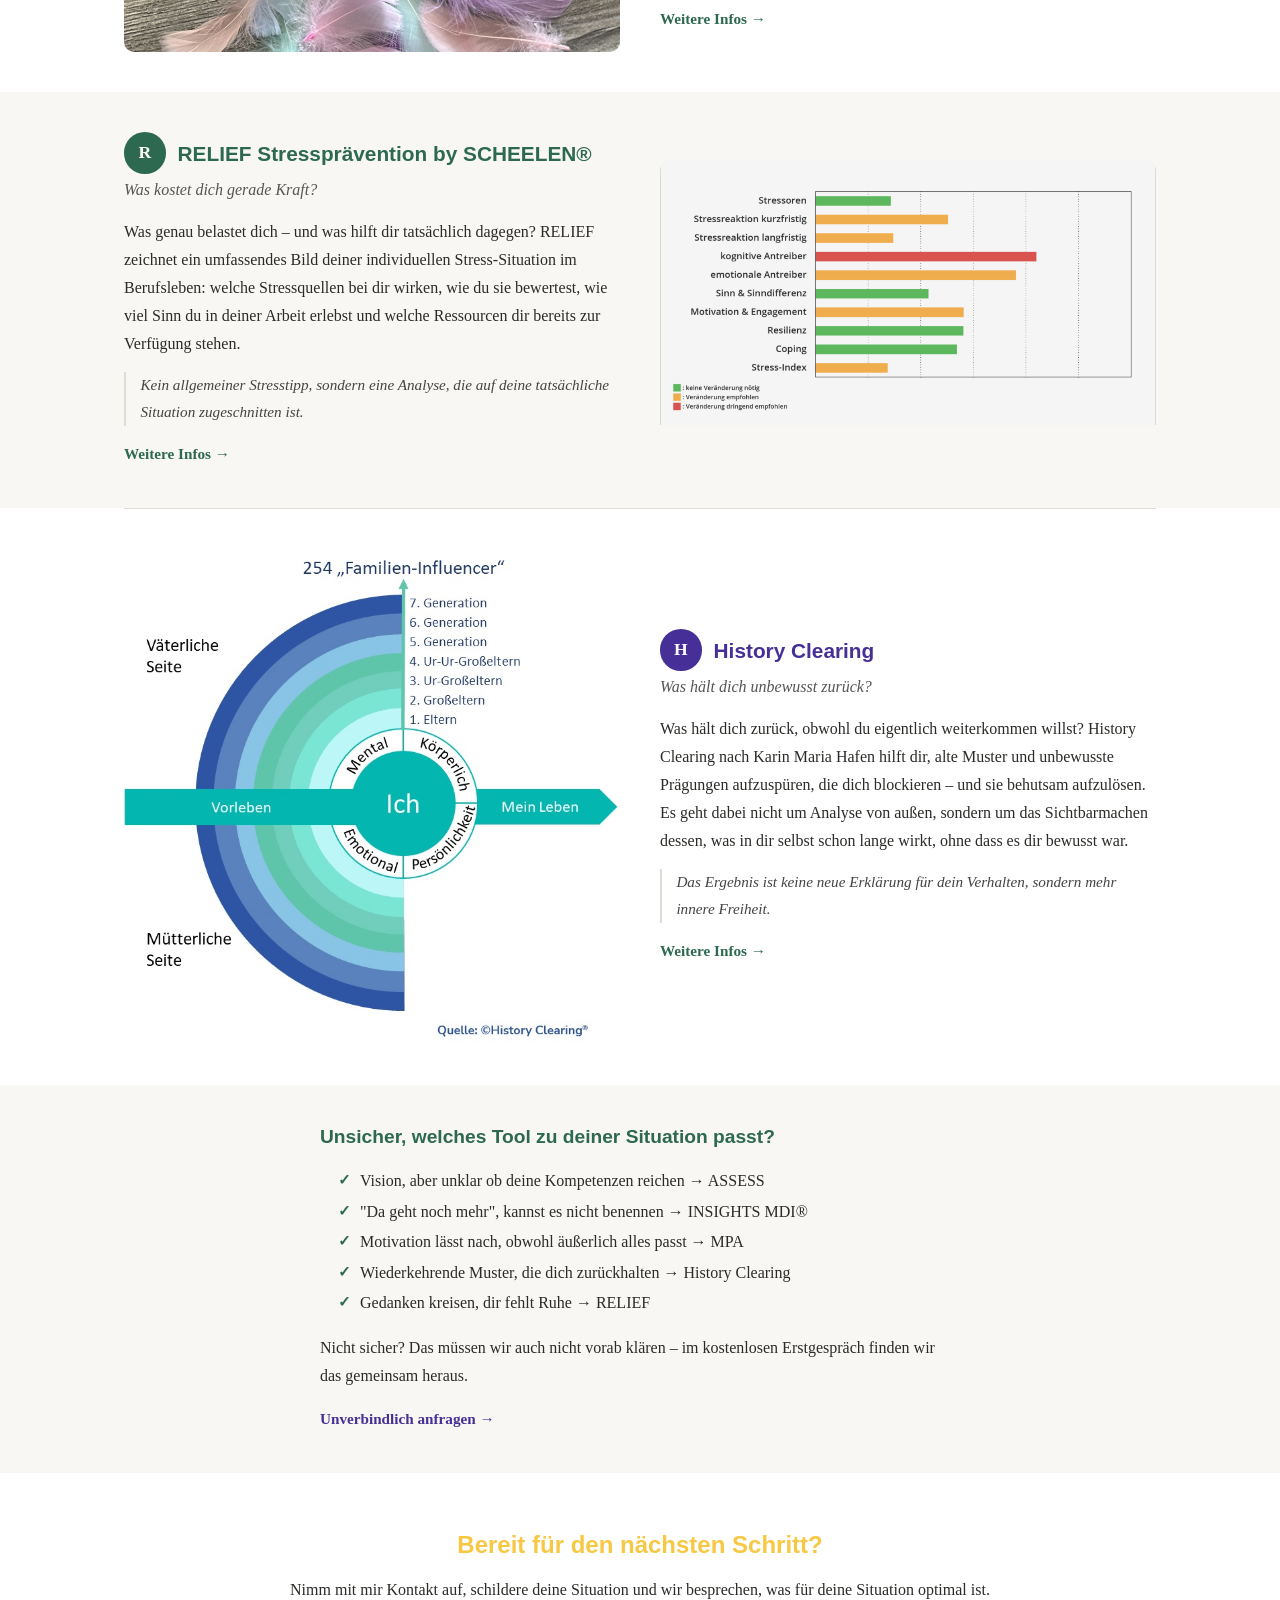
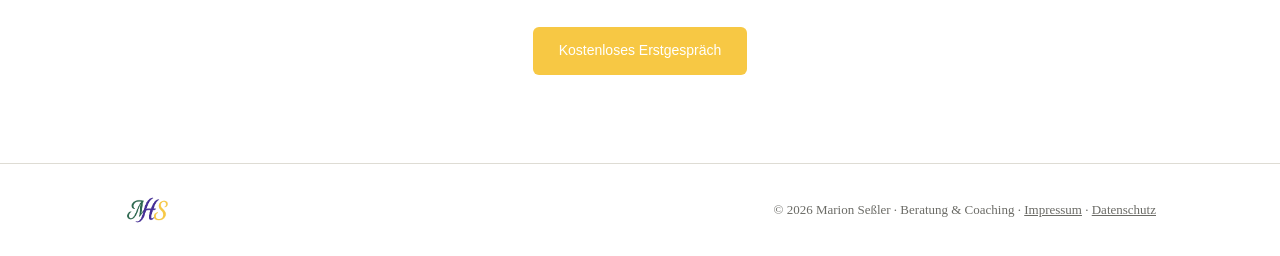
<file: tools.html>
<!DOCTYPE html>
<html lang="de">
<head>
<meta charset="UTF-8">
<meta name="viewport" content="width=device-width, initial-scale=1.0">
<title>Die Tools im Überblick – MHS | Marion Seßler</title>
<link rel="icon" href="favicon.ico">
<link rel="apple-touch-icon" href="mhs-icon-180.png">
<link rel="stylesheet" href="style.css">
<style>
  /* ===== Seiteneigene Ergänzung für tools.html ===== */
  /* Falls diese Regeln stattdessen in style.css landen sollen: einfach diesen
     <style>-Block hier entfernen und den Inhalt ans Ende von style.css anhängen. */

  .tools-intro {
    max-width: 640px;
    margin: 0 auto 3rem;
    padding: 0 1.25rem;
    text-align: center;
  }
  .tools-intro p {
    font-size: 1.05rem;
    line-height: 1.75;
  }

  .tools-list {
    max-width: var(--maxw);
    margin: 0 auto;
    padding: 0 1.5rem;
  }

  .tool-entry {
    display: grid;
    grid-template-columns: 1fr 1fr;
    gap: 2.5rem;
    align-items: center;
    padding: 2.5rem 0;
    border-top: 1px solid #DEDCD4;
  }
  .tool-entry:first-child { border-top: none; padding-top: 0; }

  .tool-heading-row {
    display: flex;
    align-items: center;
    gap: 0.75rem;
    margin-bottom: 0.15rem;
  }

  .tool-bleed {
    background: var(--bg-soft);
    width: 100vw;
    position: relative;
    left: 50%;
    margin-left: -50vw;
    padding: 2.5rem 0;
  }
  .tool-bleed .tool-entry {
    border-top: none;
    padding: 0;
    margin: 0;
  }

  .btn-gelb { background: var(--gelb); color: #3a2e00; }
  .btn-gelb:hover { background: var(--gelb-dark); color: #fff; }

  @media (max-width: 720px) {
    .tool-entry { grid-template-columns: 1fr; }
  }

  .tool-badge {
    flex: 0 0 auto;
    width: 2.6rem;
    height: 2.6rem;
    border-radius: 50%;
    display: flex;
    align-items: center;
    justify-content: center;
    font-weight: 600;
    font-size: 1.1rem;
    color: #fff;
  }
  .tool-badge--green  { background: #2D6950; }
  .tool-badge--indigo { background: #462F97; }
  .tool-badge--yellow { background: #F7C844; color: #fff; }

  .tool-content h2 {
    margin: 0;
    font-size: 1.3rem;
  }
  .tool-question {
    display: block;
    font-family: Georgia, 'Times New Roman', Times, serif;
    font-style: italic;
    color: #555;
    font-size: 1rem;
    margin-bottom: 0.9rem;
  }
  .tool-content p {
    line-height: 1.75;
    margin: 0 0 0.9rem;
  }

  .tool-note {
    font-family: Georgia, 'Times New Roman', Times, serif;
    font-style: italic;
    font-size: 0.95rem;
    color: #444;
    border-left: 2px solid #DEDCD4;
    padding-left: 0.9rem;
    margin: 0 0 1rem;
  }

  .tool-cta {
    display: inline-block;
    font-weight: 600;
    font-size: 0.95rem;
    color: #2D6950;
    text-decoration: none;
    border-bottom: 1px solid transparent;
  }
  .tool-cta:hover { border-bottom-color: #2D6950; }

  .tools-situations {
    max-width: 640px;
    margin: 0 auto;
  }
  .tools-situations h2 { margin-top: 0; font-size: 1.2rem; }
  .tools-situations ul {
    padding-left: 1.1rem;
    line-height: 1.9;
  }
  .tools-situations p { line-height: 1.7; }
  .tools-situations .tool-cta { color: #462F97; }
  .tools-situations .tool-cta:hover { border-bottom-color: #462F97; }
</style>
</head>
<body>

<header>
  <div class="header-inner">
    <a href="index.html" class="logo">Marion Seßler &ndash; Institut und Media</a>
    <button class="nav-toggle" aria-label="Menü öffnen" onclick="document.querySelector('nav ul').classList.toggle('open')"><span></span></button>
    <nav>
      <ul>
        <li><a href="index.html">Start</a></li>
        <li><a href="beratung.html">Beratung</a></li>
        <li><a href="coaching.html">Coaching</a></li>
        <li><a href="marion-sessler.html">Marion Seßler</a></li>
        <li><a href="kontakt.html">Kontakt</a></li>
      </ul>
    </nav>
  </div>
</header>

<section class="hero">
  <svg class="hero-wave" viewBox="0 0 1080 260" preserveAspectRatio="none">
    <path d="M -20 220 C 60 160, 140 260, 220 200 C 300 140, 380 240, 460 180 C 540 120, 620 220, 700 160 C 780 100, 860 200, 940 140 C 1000 100, 1040 130, 1100 90"
      fill="none" stroke="#DEDCD4" stroke-width="4"/>
  </svg>
  <div class="wrap hero-content" style="display:flex; justify-content:space-between; align-items:flex-start; gap:2rem; flex-wrap:wrap;">
    <div style="flex:1; min-width:280px;">
      <h1>Fünf Wege, dir selbst auf die Spur zu kommen.</h1>
      <p class="lead">Jedes dieser Tools schaut aus einem anderen Blickwinkel auf dich. Du musst nicht alle kennen – vielleicht macht dich einfach eines neugierig.</p>
    </div>
    <div style="flex-shrink:0; text-align:right;">
      <img src="mhs-logo-freigestellt.png" alt="MHS Logo" style="height:80px;">
      <div class="subheadline" style="margin-top:0.5rem; font-size:17px;">Mind. Heart. Soul.</div>
    </div>
  </div>
</section>

<section class="tools-list">

  <div class="tool-entry">
    <div style="border-radius:var(--radius); overflow:hidden; min-height:280px;">
      <img src="INSIGHTS_MDI__Startpaket.jpg" alt="INSIGHTS MDI® Startpaket mit Rad, Karten und Kappen" style="width:100%; height:100%; object-fit:cover; display:block;">
    </div>
    <div class="tool-content">
      <div class="tool-heading-row">
        <div class="tool-badge tool-badge--green">I</div>
        <h2 style="color:var(--tannengruen);">INSIGHTS MDI®</h2>
      </div>
      <span class="tool-question">Wie wirkst du wirklich auf andere?</span>
      <p>Stimmt das Bild, das andere von dir haben, eigentlich mit deinem Selbstbild überein? INSIGHTS MDI® macht sichtbar, wie du dich in Arbeits- und Stresssituationen typischerweise verhältst, wie du im Team agierst und welche Rolle du dir selbst zuschreibst. Die Analyse verbindet dein beobachtbares Verhalten mit deinen tieferliegenden Werten und Antriebsfedern – und erklärt so, warum du auf bestimmte Situationen ganz charakteristisch reagierst.</p>
      <p class="tool-note">Es gibt hier kein Richtig oder Falsch – jedes Verhaltensmuster hat seine Stärken. Es geht darum, deine bewusst zu erkennen und gezielt einzusetzen.</p>
      <a class="tool-cta" href="mailto:marionsessler@institut-media.de?subject=Anfrage%20INSIGHTS%20MDI%C2%AE">Weitere Infos →</a>
    </div>
  </div>

  <div class="tool-bleed">
  <div class="wrap">
  <div class="tool-entry">
    <div class="tool-content">
      <div class="tool-heading-row">
        <div class="tool-badge tool-badge--indigo">A</div>
        <h2 style="color:var(--indigo);">ASSESS</h2>
      </div>
      <span class="tool-question">Was kannst du wirklich gut?</span>
      <p>ASSESS gleicht deine Persönlichkeitseigenschaften und Kompetenzen mit den Anforderungen ab, die für deine berufliche Situation oder dein Ziel relevant sind. Statt eines vagen Bauchgefühls bekommst du ein konkretes, nachvollziehbares Feedback zu deinen Stärken – und zu den Bereichen, die sich gezielt weiterentwickeln lassen.</p>
      <p class="tool-note">Besonders hilfreich, wenn eine berufliche Entscheidung ansteht und du eine ehrliche, fundierte Grundlage dafür suchst.</p>
      <a class="tool-cta" href="mailto:marionsessler@institut-media.de?subject=Anfrage%20ASSESS">Weitere Infos →</a>
    </div>
    <div style="border-radius:var(--radius); overflow:hidden; min-height:280px;">
      <img src="ASSESS_Account_Teilnehmer_PersonalityProfile2.png" alt="ASSESS Persönlichkeitsprofil, Beispielauswertung" style="width:100%; height:100%; object-fit:cover; display:block;">
    </div>
  </div>
  </div>
  </div>


  <div class="tool-entry">
    <div style="border-radius:var(--radius); overflow:hidden; min-height:280px;">
      <img src="foto-Tool-MPA.jpg" alt="Bunte Federn, Sinnbild für die Vielfalt der Motive in der MPA" style="width:100%; height:100%; object-fit:cover; display:block;">
    </div>
    <div class="tool-content">
      <div class="tool-heading-row">
        <div class="tool-badge tool-badge--yellow">M</div>
        <h2 style="color:var(--gelb);">MPA</h2>
      </div>
      <span class="tool-question">Was treibt dich wirklich an?</span>
      <p>Warum fühlen sich manche Aufgaben leicht an – und andere wie Schwerarbeit, obwohl sie objektiv gar nicht so unterschiedlich sind? Die MotivationsPotenzialAnalyse (MPA) misst nicht, welche Werte du hast, sondern wie viel emotionale Kraft tatsächlich hinter deinen Motiven steckt. Sie fragt nicht nach Verhaltensweisen, sondern danach, wie anregend sich bestimmte Situationen für dich tatsächlich anfühlen.</p>
      <p class="tool-note">Die Auswertung bewertet nichts als gut oder schlecht – sie zeigt dir schlicht, wo deine Energie wirklich herkommt.</p>
      <a class="tool-cta" href="mailto:marionsessler@institut-media.de?subject=Anfrage%20MPA">Weitere Infos →</a>
    </div>
  </div>

  <div class="tool-bleed">
  <div class="wrap">
  <div class="tool-entry">
    <div class="tool-content">
      <div class="tool-heading-row">
        <div class="tool-badge tool-badge--green">R</div>
        <h2 style="color:var(--tannengruen);">RELIEF Stressprävention by SCHEELEN®</h2>
      </div>
      <span class="tool-question">Was kostet dich gerade Kraft?</span>
      <p>Was genau belastet dich – und was hilft dir tatsächlich dagegen? RELIEF zeichnet ein umfassendes Bild deiner individuellen Stress-Situation im Berufsleben: welche Stressquellen bei dir wirken, wie du sie bewertest, wie viel Sinn du in deiner Arbeit erlebst und welche Ressourcen dir bereits zur Verfügung stehen.</p>
      <p class="tool-note">Kein allgemeiner Stresstipp, sondern eine Analyse, die auf deine tatsächliche Situation zugeschnitten ist.</p>
      <a class="tool-cta" href="mailto:marionsessler@institut-media.de?subject=Anfrage%20RELIEF%20Stresspr%C3%A4vention">Weitere Infos →</a>
    </div>
    <div style="border-radius:var(--radius); overflow:hidden; min-height:280px;">
      <img src="Grafik_Relief-1.jpg" alt="RELIEF Stresspräventionsprofil, Beispielauswertung" style="width:100%; height:100%; object-fit:cover; display:block;">
    </div>
  </div>
  </div>
  </div>

  <div class="tool-entry">
    <div style="border-radius:var(--radius); overflow:hidden; min-height:280px;">
      <img src="HC-Generationen.jpeg" alt="History Clearing Generationenrad" style="width:100%; height:100%; object-fit:cover; display:block;">
    </div>
    <div class="tool-content">
      <div class="tool-heading-row">
        <div class="tool-badge tool-badge--indigo">H</div>
        <h2 style="color:var(--indigo);">History Clearing</h2>
      </div>
      <span class="tool-question">Was hält dich unbewusst zurück?</span>
      <p>Was hält dich zurück, obwohl du eigentlich weiterkommen willst? History Clearing nach Karin Maria Hafen hilft dir, alte Muster und unbewusste Prägungen aufzuspüren, die dich blockieren – und sie behutsam aufzulösen. Es geht dabei nicht um Analyse von außen, sondern um das Sichtbarmachen dessen, was in dir selbst schon lange wirkt, ohne dass es dir bewusst war.</p>
      <p class="tool-note">Das Ergebnis ist keine neue Erklärung für dein Verhalten, sondern mehr innere Freiheit.</p>
      <a class="tool-cta" href="mailto:marionsessler@institut-media.de?subject=Anfrage%20History%20Clearing">Weitere Infos →</a>
    </div>
  </div>

  <div class="tool-bleed">
  <div class="wrap">
  <div class="tools-situations">
    <h2>Unsicher, welches Tool zu deiner Situation passt?</h2>
    <ul>
      <li>Vision, aber unklar ob deine Kompetenzen reichen → ASSESS</li>
      <li>"Da geht noch mehr", kannst es nicht benennen → INSIGHTS MDI®</li>
      <li>Motivation lässt nach, obwohl äußerlich alles passt → MPA</li>
      <li>Wiederkehrende Muster, die dich zurückhalten → History Clearing</li>
      <li>Gedanken kreisen, dir fehlt Ruhe → RELIEF</li>
    </ul>
    <p>Nicht sicher? Das müssen wir auch nicht vorab klären – im kostenlosen Erstgespräch finden wir das gemeinsam heraus.</p>
    <a class="tool-cta" href="kontakt.html">Unverbindlich anfragen →</a>
  </div>
  </div>
  </div>

</section>

<section>
  <div class="wrap" style="text-align:center;">
    <h2 style="color:var(--gelb);">Bereit für den nächsten Schritt?</h2>
    <p class="lead" style="margin:0 auto 1.5rem auto;">Nimm mit mir Kontakt auf, schildere deine Situation und wir besprechen, was für deine Situation optimal ist.</p>
    <a href="mailto:marionsessler@institut-media.de?subject=Kostenloses%20Erstgespr%C3%A4ch" class="btn btn-gelb" style="color:#fff;">Kostenloses Erstgespräch</a>
  </div>
</section>

<footer>
  <div class="wrap footer-inner">
    <img src="mhs-logo-freigestellt.png" alt="MHS Logo" style="height:28px;">
    <span>© 2026 Marion Seßler · Beratung &amp; Coaching · <a href="impressum.html">Impressum</a> · <a href="datenschutz.html">Datenschutz</a></span>
  </div>
</footer>

</body>
</html>
</file>
<file: style.css>
:root{
  --tannengruen:#2D6950;
  --tannengruen-dark:#204a38;
  --indigo:#462F97;
  --indigo-dark:#31206b;
  --gelb:#F7C844;
  --gelb-dark:#8a6a10;
  --hellgrau:#DEDCD4;
  --text-dark:#2b2b28;
  --text-muted:#6b6b66;
  --bg:#ffffff;
  --bg-soft:#F8F7F3;
  --radius:10px;
  --maxw:1080px;
}

*{box-sizing:border-box;}
html{scroll-behavior:smooth;}
body{
  margin:0;
  font-family:Georgia, 'Times New Roman', Times, serif;
  color:var(--text-dark);
  background:var(--bg);
  line-height:1.7;
  font-size:16px;
}
h1,h2,h3,.logo,nav a,button,.btn{
  font-family:-apple-system, BlinkMacSystemFont, 'Segoe UI', Roboto, Helvetica, Arial, sans-serif;
}
h1,h2,h3{
  font-weight:600;
  color:var(--tannengruen);
  line-height:1.3;
  margin:0 0 1rem 0;
}
h1{font-size:32px;}
h2{font-size:24px;}
h3{font-size:18px;}
p{margin:0 0 1rem 0;}
a{color:inherit;}
.wrap{max-width:var(--maxw); margin:0 auto; padding:0 1.5rem;}

/* Header / Nav */
header{
  border-bottom:1px solid var(--hellgrau);
  background:var(--bg);
  position:sticky; top:0; z-index:10;
}
.header-inner{
  max-width:var(--maxw); margin:0 auto; padding:1rem 1.5rem;
  display:flex; justify-content:space-between; align-items:center; flex-wrap:wrap; gap:1rem;
  position:relative;
}
.logo{
  font-weight:600; font-size:17px; letter-spacing:0.2px; text-decoration:none;
  color:var(--tannengruen);
}
.logo .m{color:var(--tannengruen);}
.logo .h{color:var(--indigo);}
.logo .s{color:var(--gelb);}
nav ul{list-style:none; display:flex; gap:1.75rem; margin:0; padding:0; flex-wrap:wrap;}
.nav-toggle{display:none; background:none; border:none; cursor:pointer; padding:4px; width:32px; height:26px; position:relative;}
.nav-toggle span, .nav-toggle span::before, .nav-toggle span::after{
  content:""; display:block; position:absolute; left:4px; right:4px; height:2px;
  background:var(--text-dark); border-radius:2px;
}
.nav-toggle span{top:12px;}
.nav-toggle span::before{content:""; top:-8px;}
.nav-toggle span::after{content:""; top:8px;}
nav a{
  text-decoration:none; font-size:14px; font-weight:500; color:var(--text-dark);
  padding-bottom:4px; border-bottom:2px solid transparent;
}
nav a.active, nav a:hover{border-bottom-color:var(--tannengruen);}

/* Hero */
.hero{
  position:relative; overflow:hidden;
  padding:4rem 0 3rem 0;
  background:var(--bg-soft);
}
.hero-wave{position:absolute; inset:0; width:100%; height:100%; z-index:0;}
.hero-content{position:relative; z-index:1;}
.hero h1{font-size:38px; max-width:640px;}
.subheadline{
  font-family:Georgia, 'Times New Roman', Times, serif; font-style:italic; font-size:14px; color:var(--text-muted);
  margin-bottom:0.75rem; display:block;
}
.hero p.lead{font-size:17px; color:var(--text-muted); max-width:560px;}

/* Buttons */
.btn{
  display:inline-block; text-decoration:none; font-weight:500; font-size:14px;
  padding:12px 26px; border-radius:6px; border:none; cursor:pointer;
}
.btn-indigo{background:var(--indigo); color:#fff;}
.btn-indigo:hover{background:var(--indigo-dark);}
.btn-gruen{background:var(--tannengruen); color:#fff;}
.btn-gruen:hover{background:var(--tannengruen-dark);}
.btn-outline{background:transparent; border:1.5px solid var(--tannengruen); color:var(--tannengruen);}

/* Sections */
section{padding:3.5rem 0;}
section.alt{background:var(--bg-soft);}
.grid-2{display:grid; grid-template-columns:1fr 1fr; gap:2.5rem; align-items:center;}
.grid-3{display:grid; grid-template-columns:repeat(3,1fr); gap:1.5rem;}
.grid-auto{display:grid; grid-template-columns:repeat(auto-fit,minmax(180px,1fr)); gap:1.5rem;}
.icon-card{display:flex; flex-direction:column; gap:0.5rem;}
.icon-card svg{width:36px; height:36px;}
.icon-card h3{margin-bottom:0.25rem;}
.icon-card p{font-size:14px; color:var(--text-muted); margin:0;}

/* Markengerechte Aufzählungspunkte in Content-Bereichen (nicht Navigation) */
section ul{list-style:none; padding-left:0; margin:0 0 1rem 0;}
section ul li{position:relative; padding-left:1.4em;}
section ul li::before{
  content:"✓";
  position:absolute; left:0; top:0;
  color:var(--tannengruen);
  font-weight:700;
  font-size:0.95em;
}

/* Cards */
.card{
  background:#fff; border:1px solid var(--hellgrau); border-radius:var(--radius);
  padding:1.5rem;
}
.card.accent-indigo{border-left:3px solid var(--indigo);}
.card.accent-gruen{border-left:3px solid var(--tannengruen);}
.card.accent-gelb{border-left:3px solid var(--gelb);}

/* Kooperationspartner-Logokacheln: einheitliche Höhe unabhängig vom
   Seitenverhältnis der einzelnen Partner-Logos (Hoch- oder Querformat) */
.coop-logo{
  height:56px; display:flex; align-items:center; justify-content:flex-start;
  margin-bottom:1rem;
}
.coop-logo img{max-height:100%; max-width:100%; object-fit:contain;}

/* Variante für eher quadratische/hochformatige Logos (z.B. Badges/Siegel):
   feste Box oben links in der Karte, statt in eine schmale Höhen-Leiste
   gequetscht zu werden – erhält die Bildproportion, sitzt bündig links. */
.coop-logo-square{
  margin-bottom:-3px; display:flex; justify-content:flex-end;
}
.coop-logo-square img{width:120px; height:auto; display:block;}

.coop-card h3{font-size:19px; margin-bottom:0.5rem;}
.coop-card p{font-size:16px; color:var(--text-muted); margin:0;}
.coop-card a.coop-link{
  font-size:15px; font-weight:500; text-decoration:none; color:var(--tannengruen);
  display:inline-block; margin-top:0.75rem;
}
.coop-card a.coop-link:hover{text-decoration:underline;}

/* Split tiles on homepage */
.split{display:grid; grid-template-columns:1fr 1fr; gap:0; border-radius:var(--radius); overflow:hidden; border:1px solid var(--hellgrau);}
.split-tile{padding:2.5rem 2rem; position:relative;}
.split-tile.beratung{background:#eef4f1;}
.split-tile.coaching{background:#fdf7e8;}
.split-tile h2{margin-bottom:0.5rem;}

/* Image placeholder */
.img-placeholder{
  background:repeating-linear-gradient(135deg, var(--hellgrau), var(--hellgrau) 10px, #eeece5 10px, #eeece5 20px);
  border:1px dashed #b9b7ae; border-radius:var(--radius);
  display:flex; align-items:center; justify-content:center; text-align:center;
  color:var(--text-muted); font-family:-apple-system, BlinkMacSystemFont, 'Segoe UI', Roboto, Helvetica, Arial, sans-serif; font-size:13px;
  padding:1.5rem; min-height:220px;
}

/* Footer */
footer{
  border-top:1px solid var(--hellgrau); padding:2rem 0; margin-top:2rem;
  font-size:13px; color:var(--text-muted);
}
.footer-inner{display:flex; justify-content:space-between; flex-wrap:wrap; gap:1rem; align-items:center;}

/* Form */
form{display:flex; flex-direction:column; gap:1rem; max-width:480px;}
label{font-family:-apple-system, BlinkMacSystemFont, 'Segoe UI', Roboto, Helvetica, Arial, sans-serif; font-size:13px; font-weight:500; color:var(--text-dark); margin-bottom:4px; display:block;}
input, textarea{
  width:100%; padding:10px 12px; border:1px solid var(--hellgrau); border-radius:6px;
  font-family:Georgia, 'Times New Roman', Times, serif; font-size:14px;
}
textarea{min-height:120px; resize:vertical;}

@media (max-width:720px){
  .grid-2, .grid-3, .split{grid-template-columns:1fr;}
  .hero h1{font-size:28px;}

  /* Hamburger-Menü statt ausgeschriebener Navigation */
  .nav-toggle{display:block;}
  nav ul{
    display:none; flex-direction:column; gap:0;
    position:absolute; top:100%; left:0; right:0;
    background:var(--bg); border:1px solid var(--hellgrau); border-top:none;
    padding:0.5rem 1.5rem; z-index:20;
  }
  nav ul.open{display:flex;}
  nav ul li{padding:0.6rem 0; border-bottom:1px solid var(--hellgrau);}
  nav ul li:last-child{border-bottom:none;}

  /* NUR auf Mobile: Welle als schmales, ruhiges Band am unteren Rand statt über die volle Höhe.
     Das behebt den Zickzack-/Verzerrungseffekt, der entsteht, wenn preserveAspectRatio="none"
     eine breite, flache Welle auf einen hohen, schmalen Mobile-Hero streckt.
     Desktop bleibt komplett unverändert (diese Regel gilt nur unterhalb 720px Breite). */
  .hero-wave{
    inset:auto 0 0 0;
    top:auto;
    height:70px;
  }

  /* Logo/Subheadline bleibt in natürlicher Reihenfolge: Text oben, Logo darunter, rechtsbündig */
  .hero-content{flex-direction:column;}
  .hero-content > div:last-child{align-self:flex-end; margin-top:1rem;}
}
</file>
